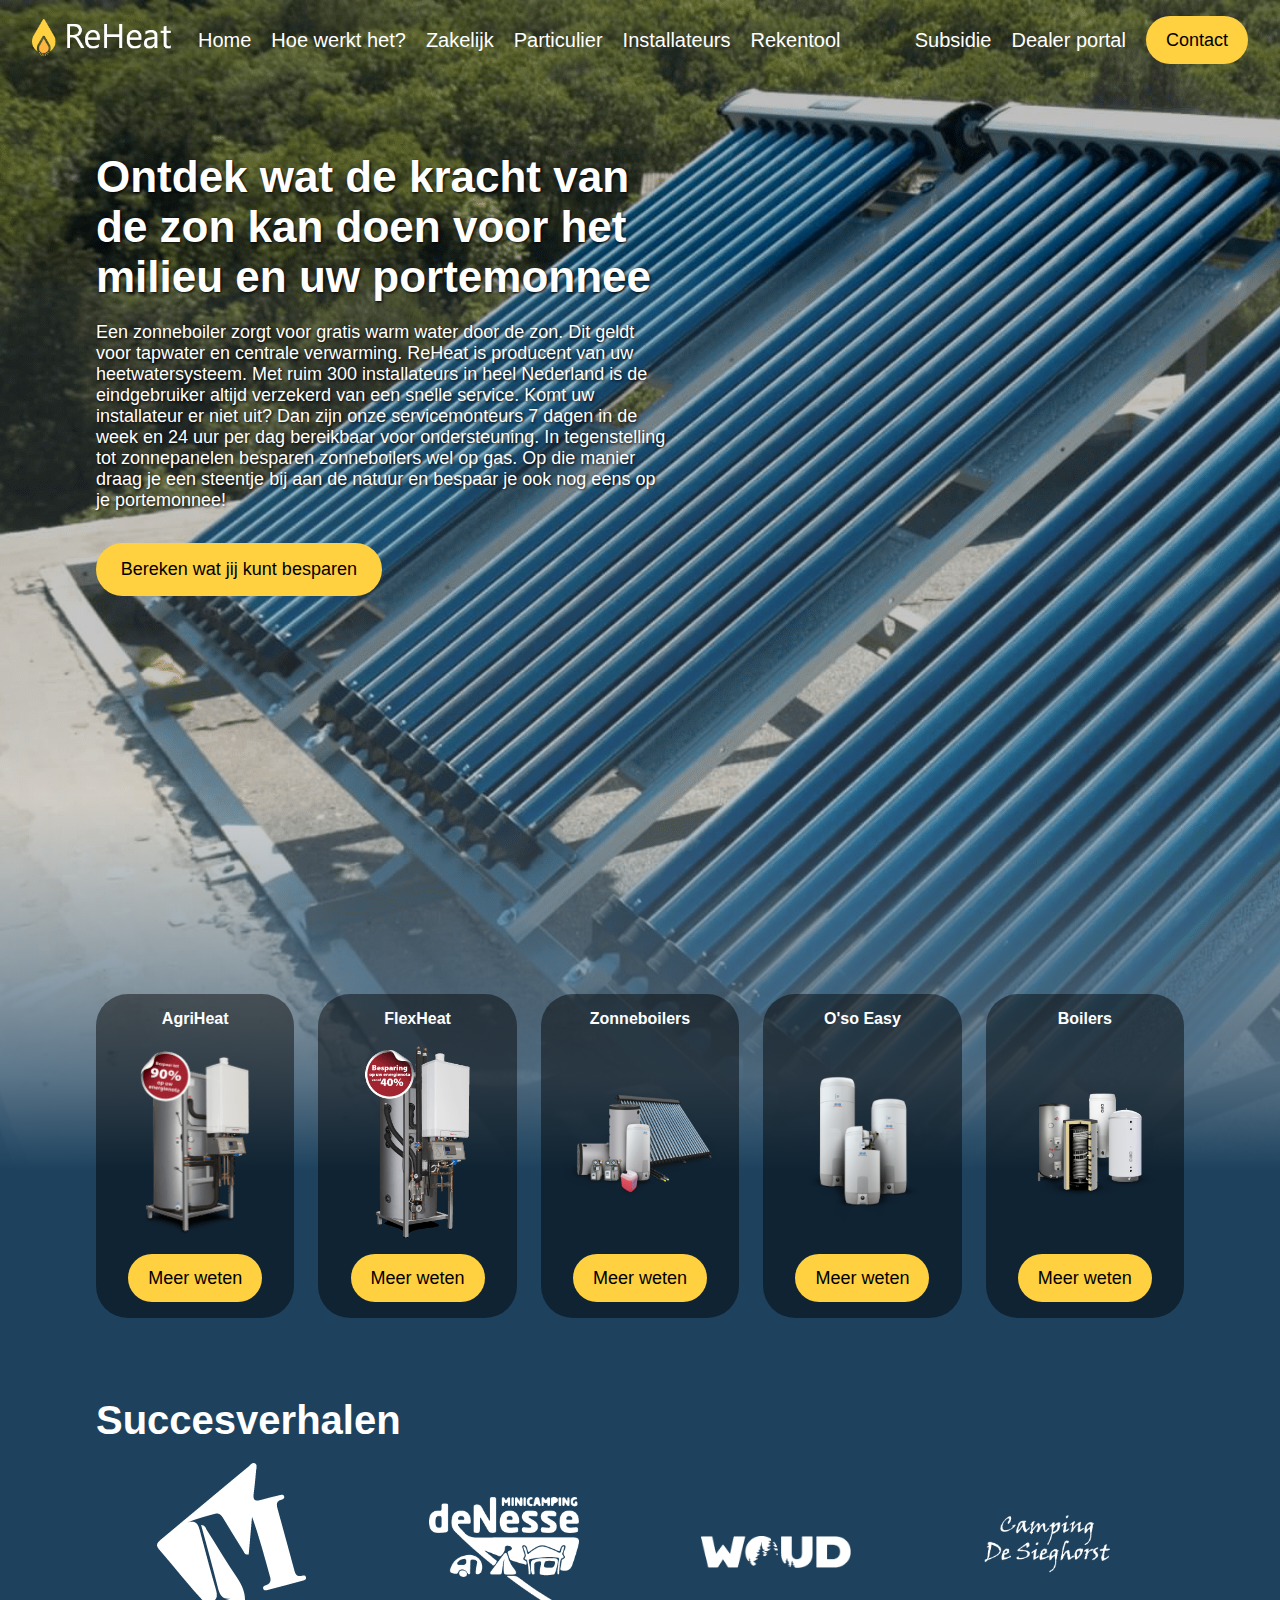
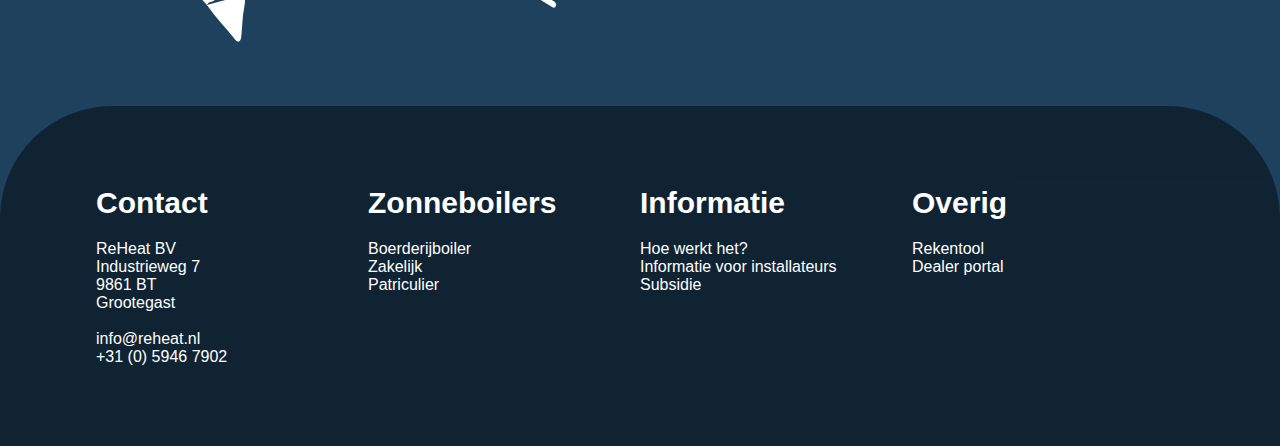
<file: index.html>
<!DOCTYPE html>
<html lang="nl">
<head>
    <meta charset="UTF-8">
    <meta name="viewport" content="width=device-width, initial-scale=1.0">
    <title>Reheat</title>
    <link rel="stylesheet" href="scss/styles.css">
    <link rel="preconnect" href="https://fonts.googleapis.com">
    <link rel="preconnect" href="https://fonts.gstatic.com" crossorigin>
    <link rel="preconnect" href="https://fonts.googleapis.com">
    <link rel="preconnect" href="https://fonts.gstatic.com" crossorigin>
    <link rel="preconnect" href="https://fonts.googleapis.com/css2?family=Montserrat:ital,wght@0,100;0,300;0,400;0,500;0,600;0,700;0,800;1,100;1,300;1,400;1,500;1,600;1,700;1,800&display=swap" rel="stylesheet">
</head>
<body>
    <div class="hero hero--home">
        <div class="container container--hero">
            <div class="hero__text">
                <h1>Ontdek wat de kracht van de zon kan doen voor het milieu en uw portemonnee</h1>
                <p>Een zonneboiler zorgt voor gratis warm water door de zon. Dit geldt voor tapwater en centrale verwarming. ReHeat is producent van uw heetwatersysteem. Met ruim 300 installateurs in heel Nederland is de eindgebruiker altijd verzekerd van een snelle service. Komt uw installateur er niet uit? Dan zijn onze servicemonteurs 7 dagen in de week en 24 uur per dag bereikbaar voor ondersteuning. In tegenstelling tot zonnepanelen besparen zonneboilers wel op gas. Op die manier draag je een steentje bij aan de natuur en bespaar je ook nog eens op je portemonnee!</p>
                <button class="button">
                    <a href="#">
                        Bereken wat jij kunt besparen
                    </a>
                </button>
            </div>
        </div>
    </div>
    <header class="header">
        <div class="header__logo">
            <picture>
                <img src="images/Logo.png" alt="Logo van ReHeat">
            </picture>
        </div>
        <nav class="nav nav--left">
            <ul class="nav__items">
                <li class="nav__item">
                    <a href="index.html">Home</a>
                </li>
                <li class="nav__item">
                    <a href="hoe-het-werkt.html">Hoe werkt het?</a>
                </li>
                <li class="nav__item">
                    <a href="zakelijk.html">Zakelijk</a>
                </li>
                <li class="nav__item">
                    <a href="particulier.html">Particulier</a>
                </li>
                <li class="nav__item">
                    <a href="#">Installateurs</a>
                </li>
                <li class="nav__item">
                    <a href="rekentool.html">Rekentool</a>
                </li>
            </ul>
        </nav>
        <nav class="nav nav--right">
            <ul class="nav__items">
                <li class="nav__item">
                    <a href="subsidie.html">Subsidie</a>
                </li>
                <li class="nav__item">
                    <a href="#">Dealer portal</a>
                </li>
                <li class="nav__item">
                    <button class="button button--small">
                        <a href="contact.html">Contact</a>
                    </button>
                </li>
            </ul>
        </nav>
    </header>
    <div class="options">
        <div class="container">
            <div class="options__cards">
                <div class="options__card">
                    <div class="options__card-heading">
                        AgriHeat
                    </div>
                    <div class="options__card-image">
                        <picture>
                            <img src="images/ReHeat_AgriHeat_Def.png" alt="">
                        </picture>
                    </div>
                    <button class="options__card-button button button--small">
                        <a href="boerderijboilers.html">
                            Meer weten
                        </a>
                    </button>
                </div>
                <div class="options__card">
                    <div class="options__card-heading">
                        FlexHeat
                    </div>
                    <div class="options__card-image">
                        <picture>
                            <img src="images/ReHeat_FlexHeat_Besparing.png" alt="">
                        </picture>
                    </div>
                    <button class="options__card-button button button--small">
                        <a href="boerderijboilers.html">
                            Meer weten
                        </a>
                    </button>
                </div>
                <div class="options__card">
                    <div class="options__card-heading">
                        Zonneboilers
                    </div>
                    <div class="options__card-image">
                        <picture>
                            <img src="images/zonneboiler png.png" alt="">
                        </picture>
                    </div>
                    <button class="options__card-button button button--small">
                        <a href="boerderijboilers.html">
                            Meer weten
                        </a>
                    </button>
                </div>
                <div class="options__card">
                    <div class="options__card-heading">
                        O'so Easy
                    </div>
                    <div class="options__card-image">
                        <picture>
                            <img src="images/OSO-Easy-groep-web png.png" alt="">
                        </picture>
                    </div>
                    <button class="options__card-button button button--small">
                        <a href="boerderijboilers.html">
                            Meer weten
                        </a>
                    </button>
                </div>
                <div class="options__card">
                    <div class="options__card-heading">
                        Boilers
                    </div>
                    <div class="options__card-image">
                        <picture>
                            <img src="images/boilers.png" alt="">
                        </picture>
                    </div>
                    <button class="options__card-button button button--small">
                        <a href="boerderijboilers.html">
                            Meer weten
                        </a>
                    </button>
                </div>
            </div>
        </div>
    </div>
    <div class="stories">
        <div class="container">
            <h2 class="stories__heading">
                Succesverhalen
            </h2>
            <div class="stories__images">
                <div class="stories__image">
                    <picture>
                        <img src="images/M logo.png" alt="">
                    </picture>
                </div>
                <div class="stories__image">
                    <picture>
                        <img src="images/deNesse.png" alt="">
                    </picture>
                </div>
                <div class="stories__image">
                    <picture>
                        <img src="images/Woud.png" alt="">
                    </picture>
                </div>
                <div class="stories__image">
                    <picture>
                        <img src="images/Camping de Sieghorst.png" alt="">
                    </picture>
                </div>
            </div>
        </div>
    </div>
    <footer>
        <div class="container">
            <div class="column">
                <h4>Contact</h4>
                <p> ReHeat BV
                    Industrieweg 7
                    9861 BT 
                    Grootegast
                    <br><br>    
                    info@reheat.nl
                    <br>
                    +31 (0) 5946 7902</p>
            </div>
            <div class="column">
                <h4>Zonneboilers</h4>
                <ul>
                    <li>
                        <a href="#">Boerderijboiler</a>
                    </li>
                    <li>
                        <a href="#">Zakelijk</a>
                    </li>
                    <li>
                        <a href="#">Patriculier</a>
                    </li>
                </ul>
            </div>
            <div class="column">
                <h4>Informatie</h4>
                <ul>
                    <li>
                        <a href="#">Hoe werkt het?</a>
                    </li>
                    <li>
                        <a href="#">Informatie voor installateurs</a>
                    </li>
                    <li>
                        <a href="#">Subsidie</a>
                    </li>
                </ul>
            </div>
            <div class="column">
                <h4>Overig</h4>
                <ul>
                    <li>
                        <a href="#">Rekentool</a>
                    </li>
                    <li>
                        <a href="#">Dealer portal</a>
                    </li>
                </ul>
            </div>
        </div>
    </footer>
</body>
</html>
</file>
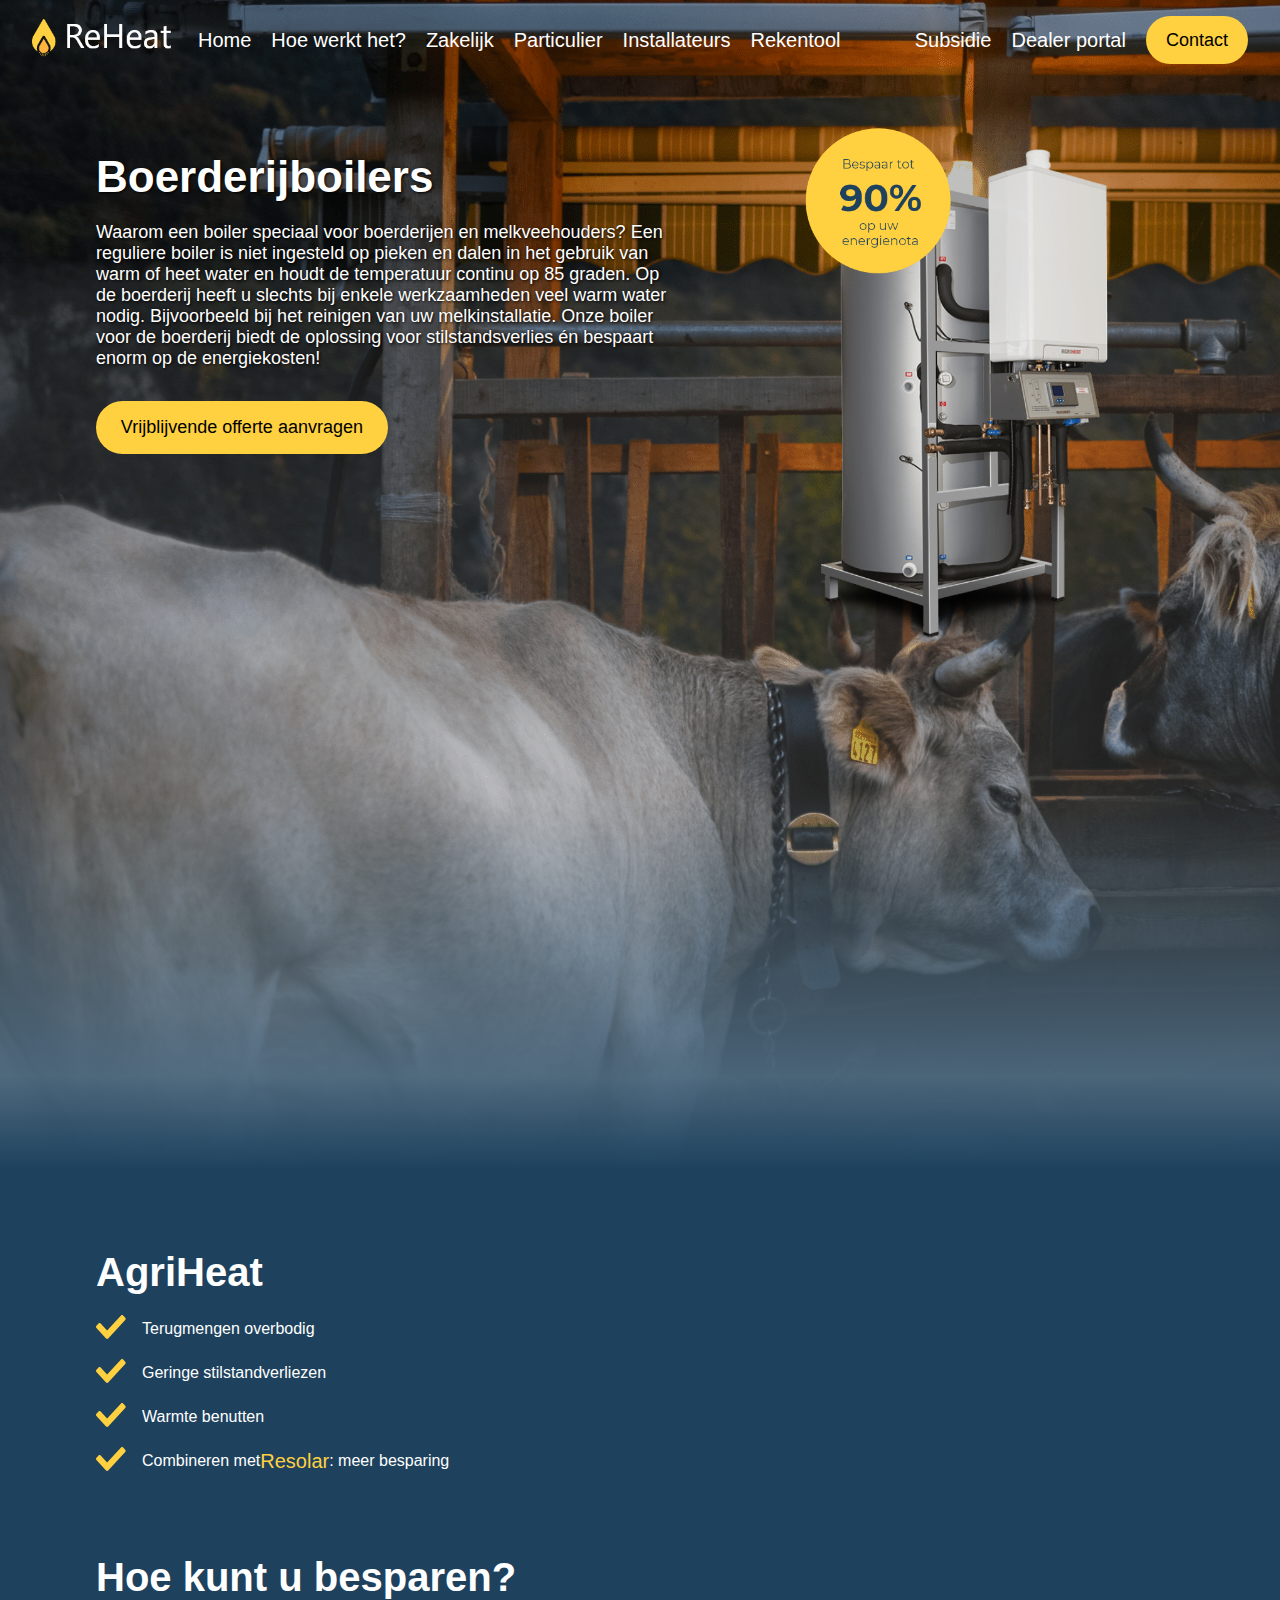
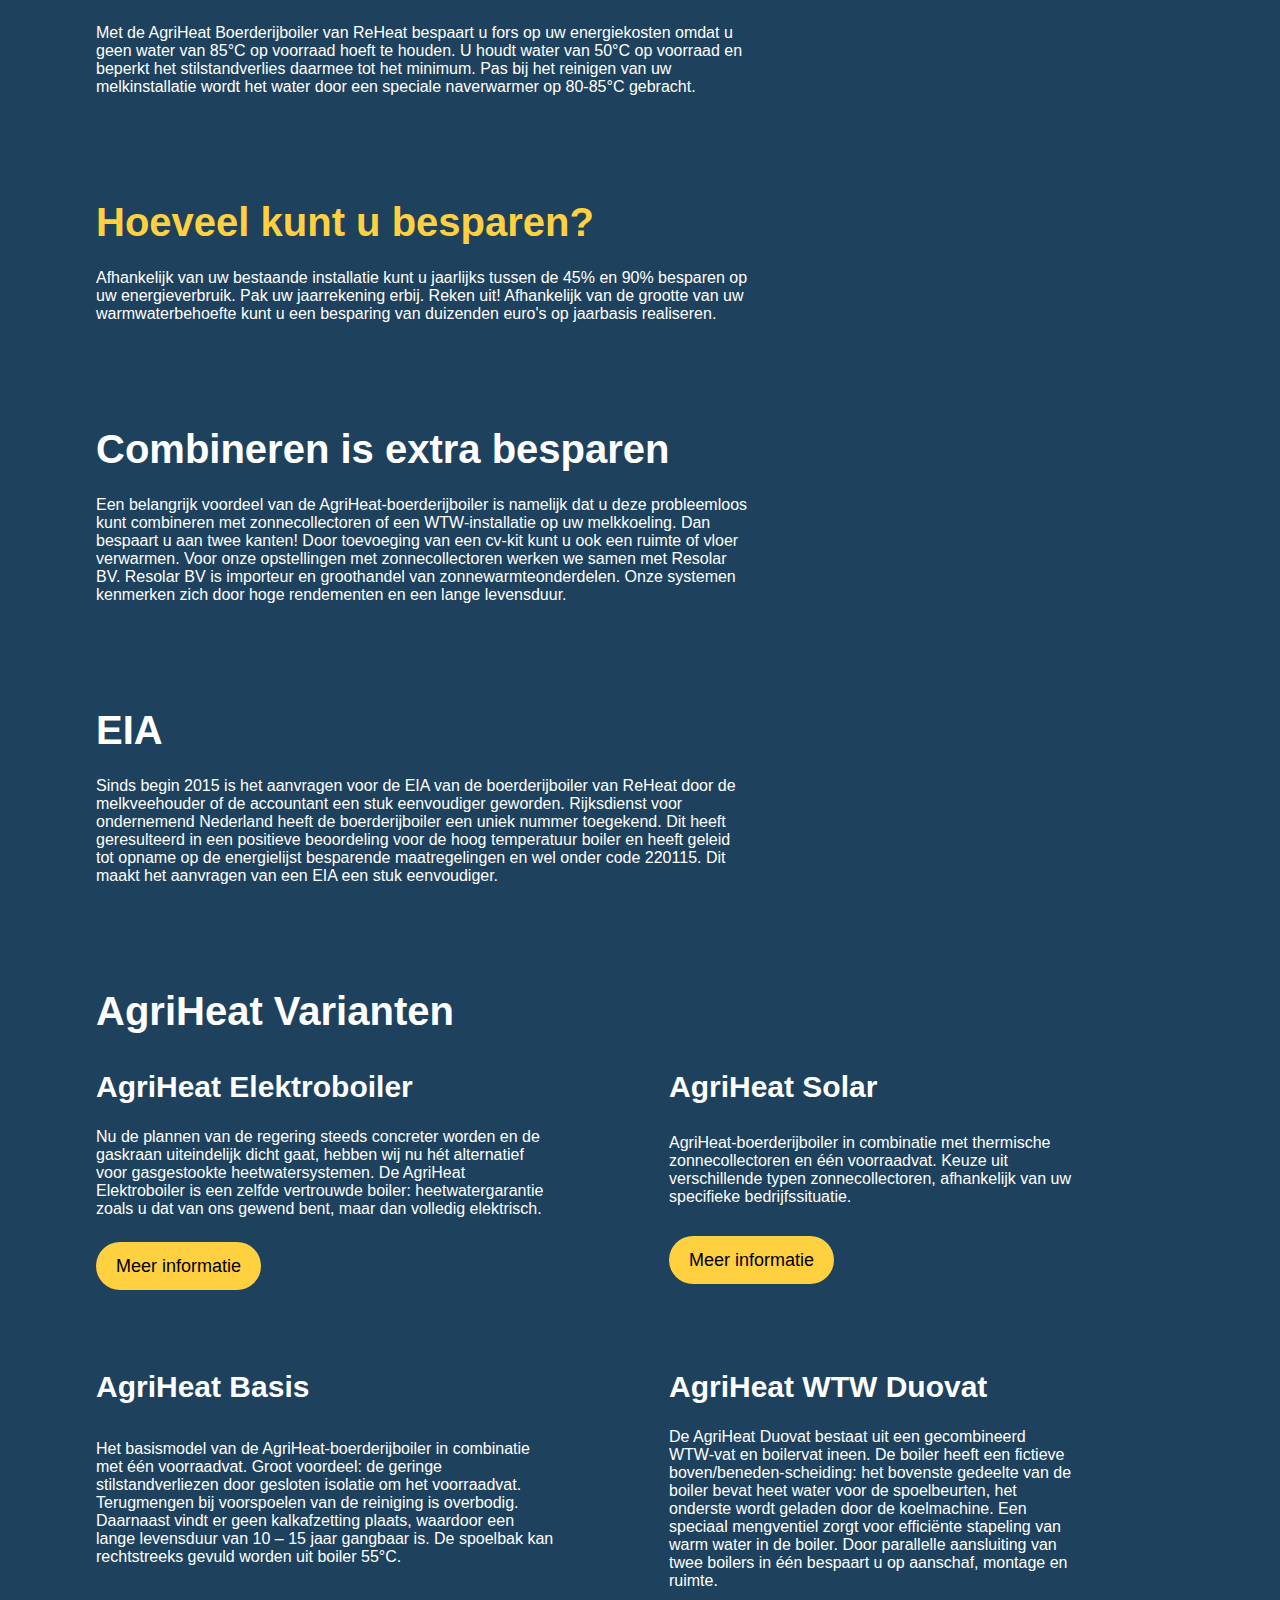
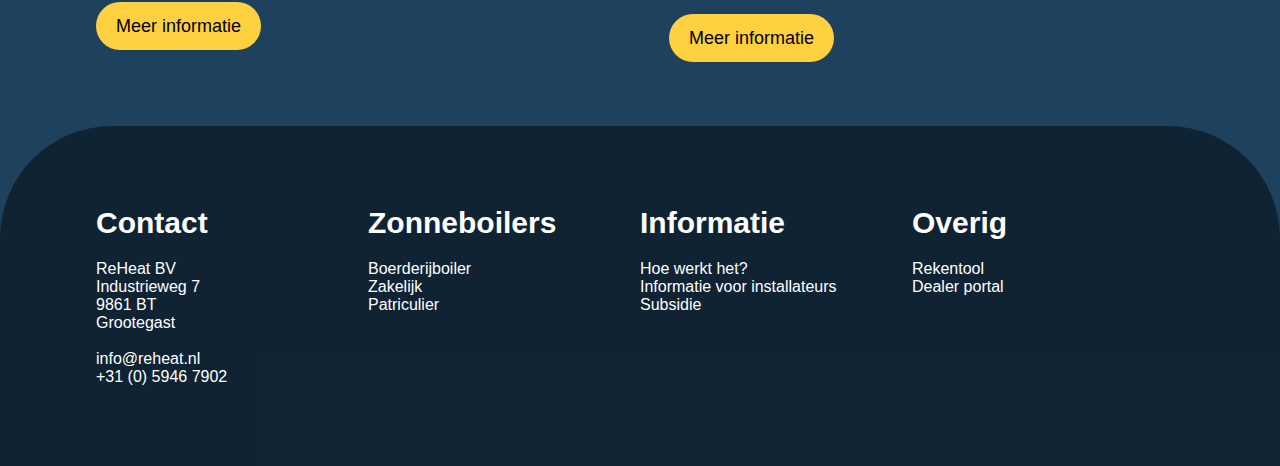
<file: boerderijboilers.html>
<!DOCTYPE html>
<html lang="nl">
<head>
    <meta charset="UTF-8">
    <meta name="viewport" content="width=device-width, initial-scale=1.0">
    <title>Reheat</title>
    <link rel="stylesheet" href="scss/styles.css">
    <link rel="preconnect" href="https://fonts.googleapis.com">
    <link rel="preconnect" href="https://fonts.gstatic.com" crossorigin>
    <link rel="preconnect" href="https://fonts.googleapis.com">
    <link rel="preconnect" href="https://fonts.gstatic.com" crossorigin>
    <link rel="preconnect" href="https://fonts.googleapis.com/css2?family=Montserrat:ital,wght@0,100;0,300;0,400;0,500;0,600;0,700;0,800;1,100;1,300;1,400;1,500;1,600;1,700;1,800&display=swap" rel="stylesheet">
</head>
<body>
    <div class="hero hero--farm">
        <div class="container container--image">
            <div class="hero__text">
                <h1>Boerderijboilers</h1>
                <p>Waarom een boiler speciaal voor boerderijen en melkveehouders? Een reguliere boiler is niet ingesteld op pieken en dalen in het gebruik van warm of heet water en houdt de temperatuur continu op 85 graden. Op de boerderij heeft u slechts bij enkele werkzaamheden veel warm water nodig. Bijvoorbeeld bij het reinigen van uw melkinstallatie. Onze boiler voor de boerderij biedt de oplossing voor stilstandsverlies én bespaart enorm op de energiekosten! </p>
                <button class="button">
                    <a href="#">
                        Vrijblijvende offerte aanvragen
                    </a>
                </button>
            </div>
            <div class="hero__image">
                <picture>
                    <img src="images/Group 26.png" alt="">
                </picture>
            </div>
        </div>
    </div>
    <header class="header">
        <div class="header__logo">
            <picture>
                <img src="images/Logo.png" alt="Afbeelding van het logo van ReHeat">
            </picture>
        </div>
        <nav class="nav nav--left">
            <ul class="nav__items">
                <li class="nav__item">
                    <a href="index.html">Home</a>
                </li>
                <li class="nav__item">
                    <a href="hoe-het-werkt.html">Hoe werkt het?</a>
                </li>
                <li class="nav__item">
                    <a href="zakelijk.html">Zakelijk</a>
                </li>
                <li class="nav__item">
                    <a href="particulier.html">Particulier</a>
                </li>
                <li class="nav__item">
                    <a href="#">Installateurs</a>
                </li>
                <li class="nav__item">
                    <a href="rekentool.html">Rekentool</a>
                </li>
            </ul>
        </nav>
        <nav class="nav nav--right">
            <ul class="nav__items">
                <li class="nav__item">
                    <a href="subsidie.html">Subsidie</a>
                </li>
                <li class="nav__item">
                    <a href="#">Dealer portal</a>
                </li>
                <li class="nav__item">
                    <button class="button button--small">
                        <a href="contact.html">Contact</a>
                    </button>
                </li>
            </ul>
        </nav>
    </header>
    <div class="checklist">
        <div class="container container--checklist">
            <h2 class="checklist__heading">
                AgriHeat
            </h2>
            <ul class="checklist_items">
                <li class="checklist__item li--vertical">
                    Terugmengen overbodig
                </li>
                <li class="checklist__item li--vertical">
                    Geringe stilstandverliezen
                </li>
                <li class="checklist__item li--vertical">
                    Warmte benutten
                </li>
                <li class="checklist__item li--vertical">
                    Combineren met <span><a href="">Resolar</a></span>: meer besparing
                </li>
            </ul>
        </div>
    <section>
        <div class="container container--section">
            <h2>Hoe kunt u besparen?</h2>
            <p>Met de AgriHeat Boerderijboiler van ReHeat bespaart u fors op uw energiekosten omdat u geen water van 85°C op voorraad hoeft te houden. U houdt water van 50°C op voorraad en beperkt het stilstandverlies daarmee tot het minimum. Pas bij het reinigen van uw melkinstallatie wordt het water door een speciale naverwarmer op 80-85°C gebracht.  </p>
        </div>
    </section>
    <section>
        <div class="container container--section">
            <h2 style="color: #FFD03F;">Hoeveel kunt u besparen?</h2>
            <p>Afhankelijk van uw bestaande installatie kunt u jaarlijks tussen de 45% en 90% besparen op uw energieverbruik. Pak uw jaarrekening erbij. Reken uit! Afhankelijk van de grootte van uw warmwaterbehoefte kunt u een besparing van duizenden euro's op jaarbasis realiseren.</p>
        </div>
    </section>
    <section>
        <div class="container container--section">
            <h2>Combineren is extra besparen</h2>
            <p>Een belangrijk voordeel van de AgriHeat-boerderijboiler is namelijk dat u deze probleemloos kunt combineren met zonnecollectoren of een WTW-installatie op uw melkkoeling. Dan bespaart u aan twee kanten! Door toevoeging van een cv-kit kunt u ook een ruimte of vloer verwarmen. Voor onze opstellingen met zonnecollectoren werken we samen met Resolar BV. Resolar BV is importeur en groothandel van zonnewarmteonderdelen. Onze systemen kenmerken zich door hoge rendementen en een lange levensduur.</p>
        </div>
    </section>
    <section>
        <div class="container container--section">
            <h2>EIA</h2>
            <p>Sinds begin 2015 is het aanvragen voor de EIA van de boerderijboiler van ReHeat door de melkveehouder of de accountant een stuk eenvoudiger geworden. Rijksdienst voor ondernemend Nederland heeft de boerderijboiler een uniek nummer toegekend. Dit heeft geresulteerd in een positieve beoordeling  voor de hoog temperatuur boiler en heeft geleid tot opname op de energielijst besparende maatregelingen en wel onder code 220115. Dit maakt het aanvragen van een EIA een stuk eenvoudiger.</p>
        </div>
    </section>
    <div class="variants">
        <div class="container">
            <h2 class="variants__heading">
                AgriHeat Varianten
            </h2>
            <div class="variants__grid">
                <div class="variants__column">
                    <h6 class="variants__column-heading">
                        AgriHeat Elektroboiler
                    </h6>
                    <p class="variants__column-text">
                        Nu de plannen van de regering steeds concreter worden en de gaskraan uiteindelijk dicht gaat, hebben wij nu hét alternatief voor gasgestookte heetwatersystemen. De AgriHeat Elektroboiler is een zelfde vertrouwde boiler: heetwatergarantie zoals u dat van ons gewend bent, maar dan volledig elektrisch.
                    </p>
                    <button class="button button--small">
                        <a href="#">
                            Meer informatie
                        </a>
                    </button>
                </div>
                <div class="variants__column">
                    <h6 class="variants__column-heading">
                        AgriHeat Solar
                    </h6>
                    <p class="variants__column-text">
                        AgriHeat-boerderijboiler in combinatie met thermische zonnecollectoren en één voorraadvat. Keuze uit verschillende typen zonnecollectoren, afhankelijk van uw specifieke bedrijfssituatie.
                    </p>
                    <button class="button button--small">
                        <a href="#">
                            Meer informatie
                        </a>
                    </button>
                </div>
                <div class="variants__column">
                    <h6 class="variants__column-heading">
                        AgriHeat Basis
                    </h6>
                    <p class="variants__column-text">
                        Het basismodel van de AgriHeat-boerderijboiler in combinatie met één voorraadvat. Groot voordeel: de geringe stilstandverliezen door gesloten isolatie om het voorraadvat. Terugmengen bij voorspoelen van de reiniging is overbodig. Daarnaast vindt er geen kalkafzetting plaats, waardoor een lange levensduur van 10 – 15 jaar gangbaar is. De spoelbak kan rechtstreeks gevuld worden uit boiler 55°C.
                    </p>
                    <button class="button button--small">
                        <a href="#">
                            Meer informatie
                        </a>
                    </button>
                </div>
                <div class="variants__column">
                    <h6 class="variants__column-heading">
                        AgriHeat WTW Duovat
                    </h6>
                    <p class="variants__column-text">
                        De AgriHeat Duovat bestaat uit een gecombineerd WTW-vat en boilervat ineen. De boiler heeft een fictieve boven/beneden-scheiding: het bovenste gedeelte van de boiler bevat heet water voor de spoelbeurten, het onderste wordt geladen door de koelmachine. Een speciaal mengventiel zorgt voor efficiënte stapeling van warm water in de boiler. Door parallelle aansluiting van twee boilers in één bespaart u op aanschaf, montage en ruimte.
                    </p>
                    <button class="button button--small">
                        <a href="#">
                            Meer informatie
                        </a>
                    </button>
                </div>
            </div>
        </div>
    </div>
    <footer>
        <div class="container">
            <div class="column">
                <h4>Contact</h4>
                <p> ReHeat BV
                    Industrieweg 7
                    9861 BT 
                    Grootegast
                    <br><br>    
                    info@reheat.nl
                    <br>
                    +31 (0) 5946 7902</p>
            </div>
            <div class="column">
                <h4>Zonneboilers</h4>
                <ul>
                    <li>
                        <a href="#">Boerderijboiler</a>
                    </li>
                    <li>
                        <a href="#">Zakelijk</a>
                    </li>
                    <li>
                        <a href="#">Patriculier</a>
                    </li>
                </ul>
            </div>
            <div class="column">
                <h4>Informatie</h4>
                <ul>
                    <li>
                        <a href="#">Hoe werkt het?</a>
                    </li>
                    <li>
                        <a href="#">Informatie voor installateurs</a>
                    </li>
                    <li>
                        <a href="#">Subsidie</a>
                    </li>
                </ul>
            </div>
            <div class="column">
                <h4>Overig</h4>
                <ul>
                    <li>
                        <a href="#">Rekentool</a>
                    </li>
                    <li>
                        <a href="#">Dealer portal</a>
                    </li>
                </ul>
            </div>
        </div>
    </footer>
</body>
</html>
</file>
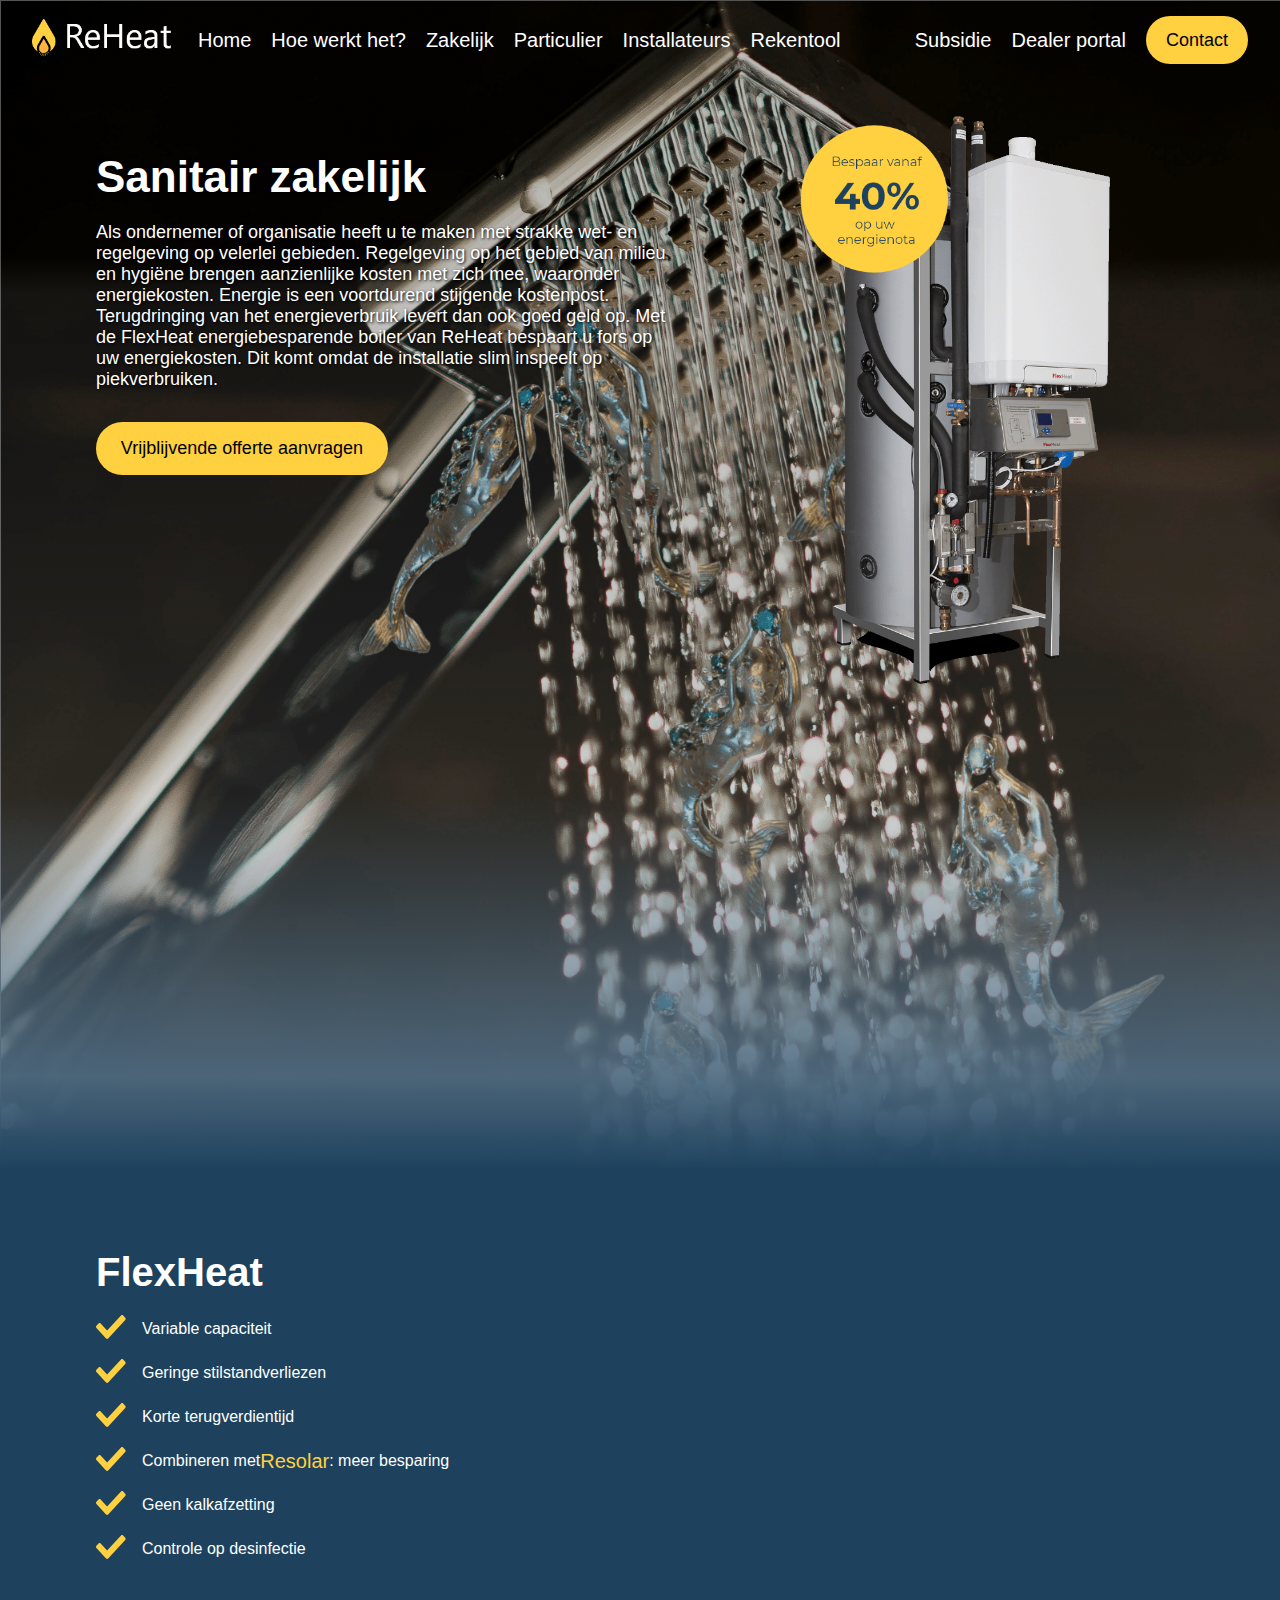
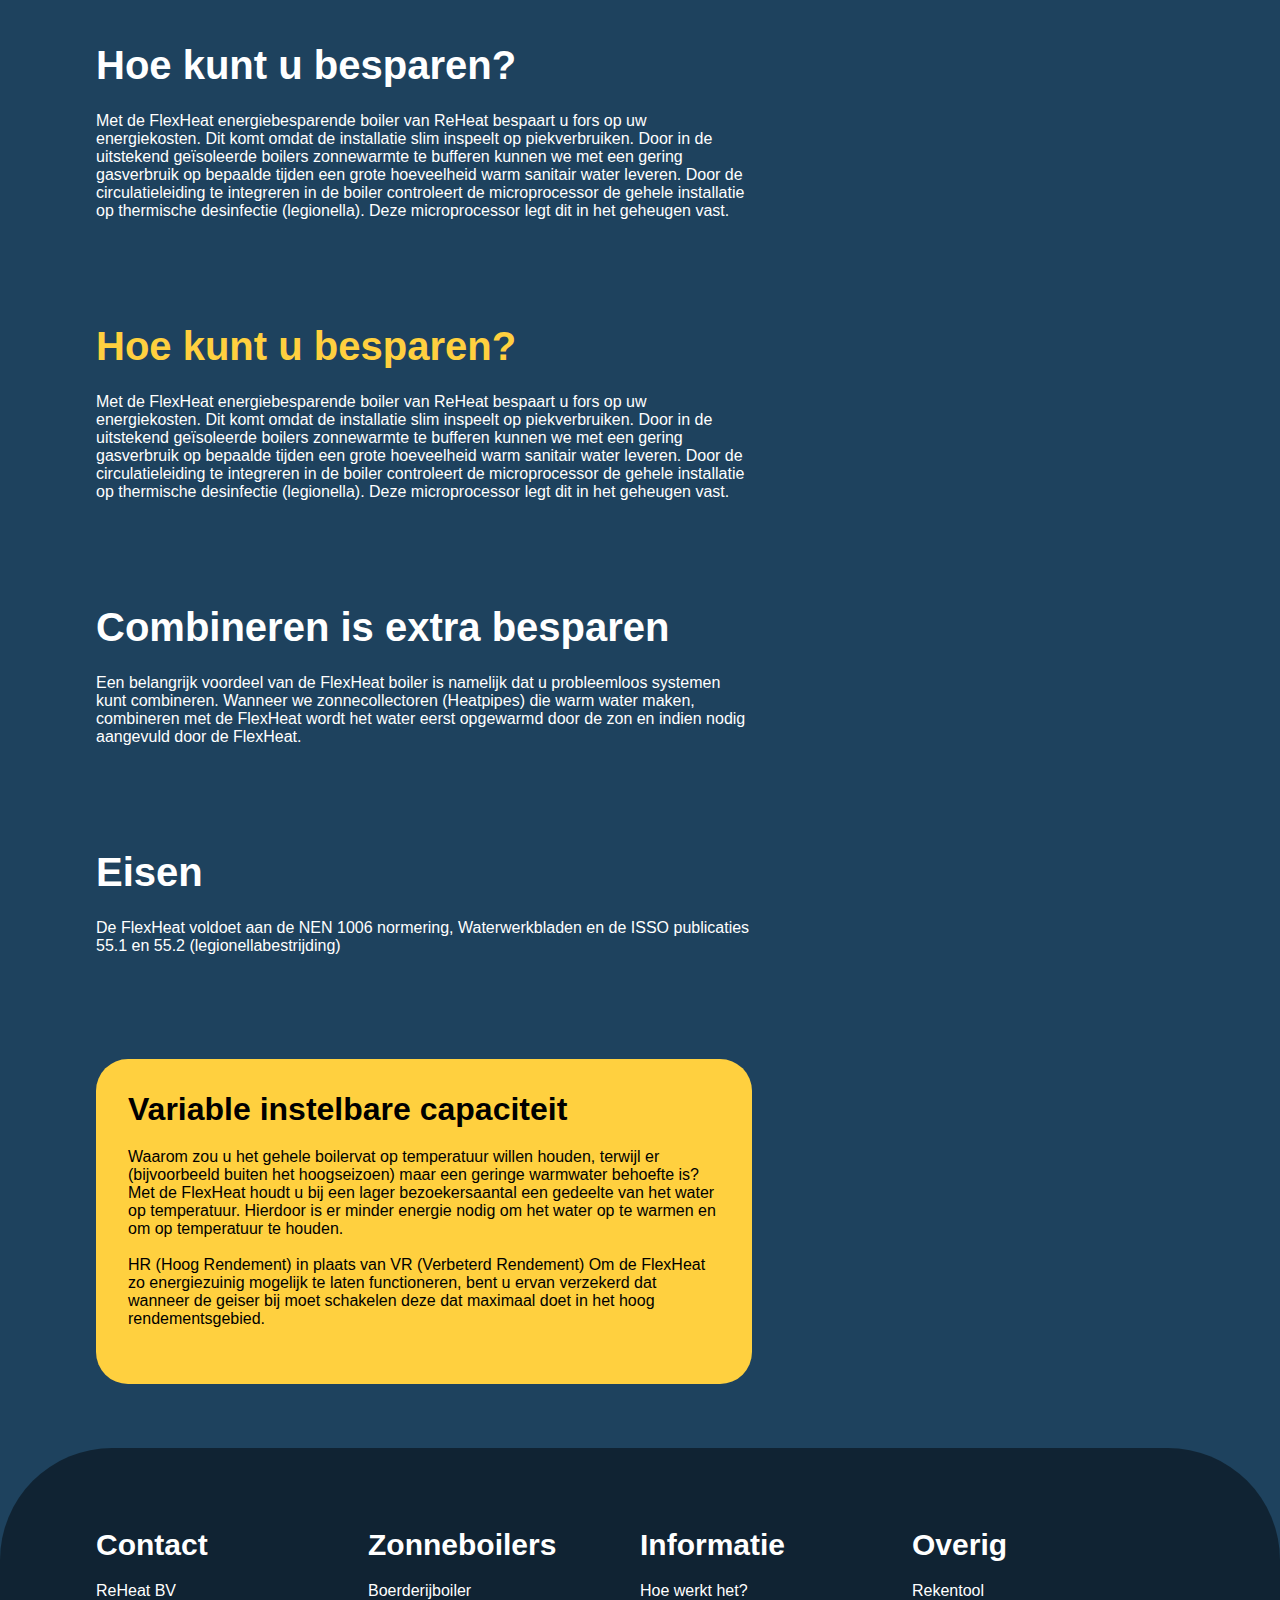
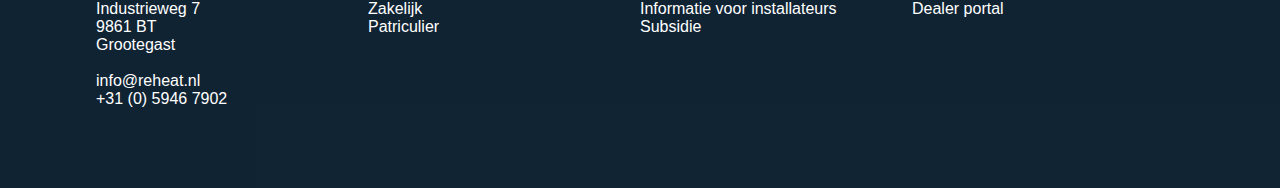
<file: business.html>
<!DOCTYPE html>
<html lang="nl">
<head>
    <meta charset="UTF-8">
    <meta name="viewport" content="width=device-width, initial-scale=1.0">
    <title>Reheat</title>
    <link rel="stylesheet" href="scss/styles.css">
    <link rel="preconnect" href="https://fonts.googleapis.com">
    <link rel="preconnect" href="https://fonts.gstatic.com" crossorigin>
    <link rel="preconnect" href="https://fonts.googleapis.com">
    <link rel="preconnect" href="https://fonts.gstatic.com" crossorigin>
    <link rel="preconnect" href="https://fonts.googleapis.com/css2?family=Montserrat:ital,wght@0,100;0,300;0,400;0,500;0,600;0,700;0,800;1,100;1,300;1,400;1,500;1,600;1,700;1,800&display=swap" rel="stylesheet">
</head>
<body>
    <div class="hero hero--business">
        <div class="container container--image">
            <div class="hero__text">
                <h1>Sanitair zakelijk</h1>
                <p>Als ondernemer of organisatie heeft u te maken met strakke wet- en regelgeving op velerlei gebieden. Regelgeving op het gebied van milieu en hygiëne brengen aanzienlijke kosten met zich mee, waaronder energiekosten. Energie is een voortdurend stijgende kostenpost. Terugdringing van het energieverbruik levert dan ook goed geld op. Met de FlexHeat energiebesparende boiler van ReHeat bespaart u fors op uw energiekosten. Dit komt omdat de installatie slim inspeelt op piekverbruiken. </p>
                <button class="button">
                    <a href="#">
                        Vrijblijvende offerte aanvragen
                    </a>
                </button>
            </div>
            <div class="hero__image">
                <picture>
                    <img src="images/Group 25.png" alt="">
                </picture>
            </div>
        </div>
    </div>
    <header class="header">
        <div class="header__logo">
            <picture>
                <img src="images/Logo.png" alt="">
            </picture>
        </div>
        <nav class="nav nav--left">
            <ul class="nav__items">
                <li class="nav__item">
                    <a href="#">Home</a>
                </li>
                <li class="nav__item">
                    <a href="#">Hoe werkt het?</a>
                </li>
                <li class="nav__item">
                    <a href="#">Zakelijk</a>
                </li>
                <li class="nav__item">
                    <a href="#">Particulier</a>
                </li>
                <li class="nav__item">
                    <a href="#">Installateurs</a>
                </li>
                <li class="nav__item">
                    <a href="#">Rekentool</a>
                </li>
            </ul>
        </nav>
        <nav class="nav nav--right">
            <ul class="nav__items">
                <li class="nav__item">
                    <a href="#">Subsidie</a>
                </li>
                <li class="nav__item">
                    <a href="#">Dealer portal</a>
                </li>
                <li class="nav__item">
                    <button class="button button--small">
                        <a href="#">Contact</a>
                    </button>
                </li>
            </ul>
        </nav>
    </header>
    <div class="checklist">
        <div class="container container--checklist">
            <h2 class="checklist__heading">
                FlexHeat
            </h2>
            <ul class="checklist_items">
                <li class="checklist__item li--vertical">
                    Variable capaciteit
                </li>
                <li class="checklist__item li--vertical">
                    Geringe stilstandverliezen
                </li>
                <li class="checklist__item li--vertical">
                    Korte terugverdientijd
                </li>
                <li class="checklist__item li--vertical">
                    Combineren met <span><a href="">Resolar</a></span>: meer besparing
                </li>
                <li class="checklist__item li--vertical">
                    Geen kalkafzetting
                </li>
                <li class="checklist__item li--vertical">
                    Controle op desinfectie
                </li>
            </ul>
        </div>
    <section>
        <div class="container container--section">
            <h2>Hoe kunt u besparen?</h2>
            <p>Met de FlexHeat energiebesparende boiler van ReHeat bespaart u fors op uw energiekosten. Dit komt omdat de installatie slim inspeelt op piekverbruiken. Door in de uitstekend geïsoleerde boilers zonnewarmte te bufferen kunnen we met een gering gasverbruik op bepaalde tijden een grote hoeveelheid warm sanitair water leveren. Door de circulatieleiding te integreren in de boiler controleert de microprocessor de gehele installatie op thermische desinfectie (legionella). Deze microprocessor legt dit in het geheugen vast.</p>
        </div>
    </section>
    <section>
        <div class="container container--section">
            <h2 style="color: #FFD03F;">Hoe kunt u besparen?</h2>
            <p>Met de FlexHeat energiebesparende boiler van ReHeat bespaart u fors op uw energiekosten. Dit komt omdat de installatie slim inspeelt op piekverbruiken. Door in de uitstekend geïsoleerde boilers zonnewarmte te bufferen kunnen we met een gering gasverbruik op bepaalde tijden een grote hoeveelheid warm sanitair water leveren. Door de circulatieleiding te integreren in de boiler controleert de microprocessor de gehele installatie op thermische desinfectie (legionella). Deze microprocessor legt dit in het geheugen vast.</p>
        </div>
    </section>
    <section>
        <div class="container container--section">
            <h2>Combineren is extra besparen</h2>
            <p>Een belangrijk voordeel van de FlexHeat boiler is namelijk dat u probleemloos systemen kunt combineren. Wanneer we zonnecollectoren (Heatpipes) die warm water maken, combineren met de FlexHeat wordt het water eerst opgewarmd door de zon en indien nodig aangevuld door de FlexHeat.</p>
        </div>
    </section>
    <section>
        <div class="container container--section">
            <h2>Eisen</h2>
            <p>De FlexHeat voldoet aan de NEN 1006 normering, Waterwerkbladen en de ISSO publicaties 55.1 en 55.2 (legionellabestrijding)</p>
        </div>
    </section>
    <section>
        <div class="container container--section">
            <div class="textblock">
                <h3>Variable instelbare capaciteit</h3>
                <p>Waarom zou u het gehele boilervat op temperatuur willen houden, terwijl er (bijvoorbeeld buiten het hoogseizoen) maar een geringe warmwater behoefte is? Met de FlexHeat houdt u bij een lager bezoekersaantal een gedeelte van het water op temperatuur. Hierdoor is er minder energie nodig om het water op te warmen en om op temperatuur te houden.
                <br><br>
                HR (Hoog Rendement) in plaats van VR (Verbeterd Rendement) Om de FlexHeat zo energiezuinig mogelijk te laten functioneren, bent u ervan verzekerd dat wanneer de geiser bij moet schakelen deze dat maximaal doet in het hoog rendementsgebied.</p>
            </div>
        </div>
    </section>
    <footer>
        <div class="container">
            <div class="column">
                <h4>Contact</h4>
                <p> ReHeat BV
                    Industrieweg 7
                    9861 BT 
                    Grootegast
                    <br><br>    
                    info@reheat.nl
                    <br>
                    +31 (0) 5946 7902</p>
            </div>
            <div class="column">
                <h4>Zonneboilers</h4>
                <ul>
                    <li>
                        <a href="#">Boerderijboiler</a>
                    </li>
                    <li>
                        <a href="#">Zakelijk</a>
                    </li>
                    <li>
                        <a href="#">Patriculier</a>
                    </li>
                </ul>
            </div>
            <div class="column">
                <h4>Informatie</h4>
                <ul>
                    <li>
                        <a href="#">Hoe werkt het?</a>
                    </li>
                    <li>
                        <a href="#">Informatie voor installateurs</a>
                    </li>
                    <li>
                        <a href="#">Subsidie</a>
                    </li>
                </ul>
            </div>
            <div class="column">
                <h4>Overig</h4>
                <ul>
                    <li>
                        <a href="#">Rekentool</a>
                    </li>
                    <li>
                        <a href="#">Dealer portal</a>
                    </li>
                </ul>
            </div>
        </div>
    </footer>
</body>
</html>
</file>
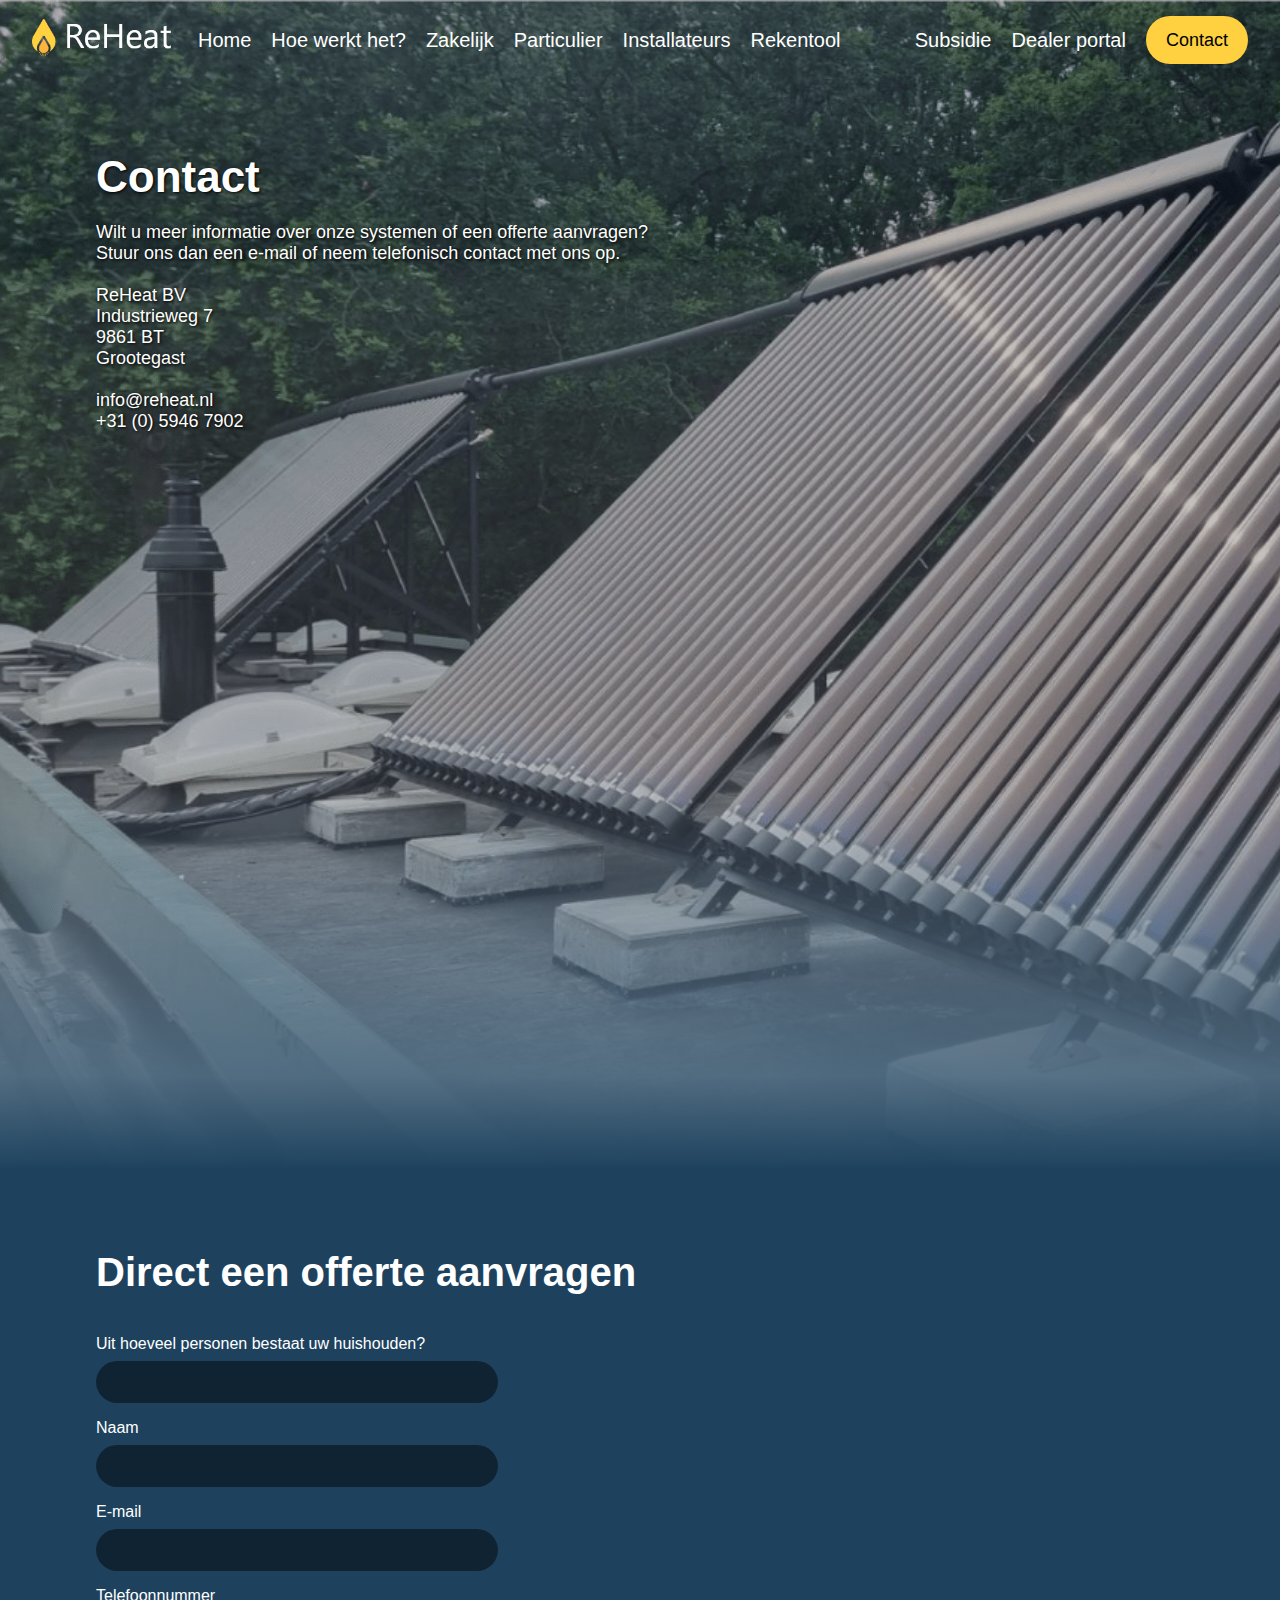
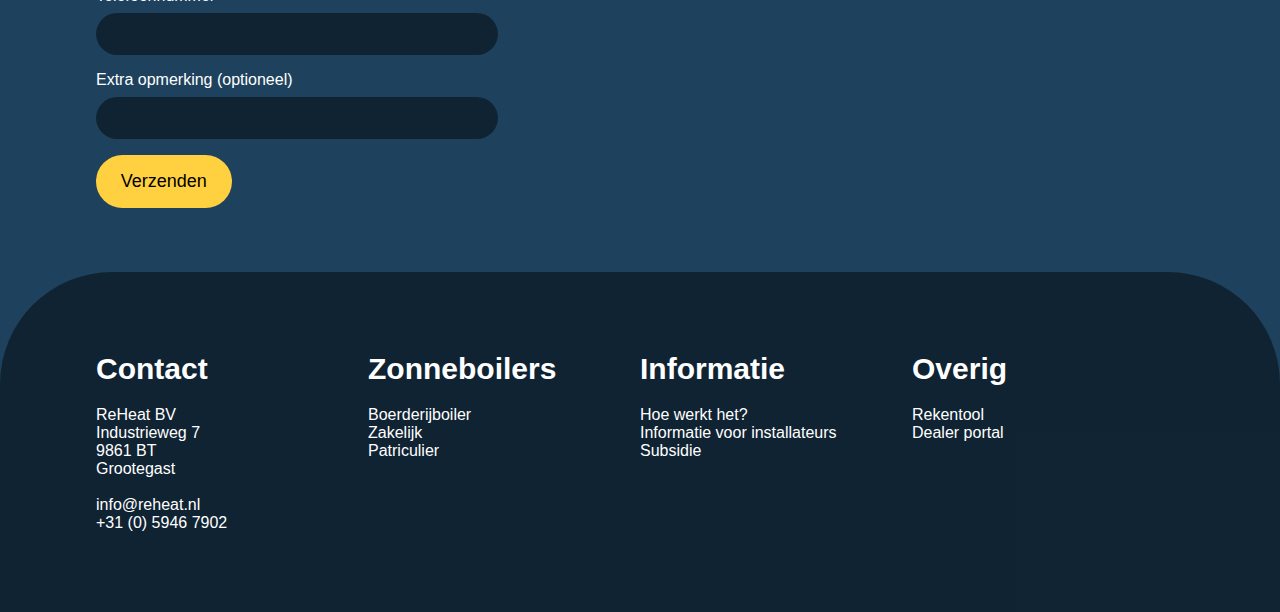
<file: contact.html>
<!DOCTYPE html>
<html lang="nl">
<head>
    <meta charset="UTF-8">
    <meta name="viewport" content="width=device-width, initial-scale=1.0">
    <title>Reheat</title>
    <link rel="stylesheet" href="scss/styles.css">
    <link rel="preconnect" href="https://fonts.googleapis.com">
    <link rel="preconnect" href="https://fonts.gstatic.com" crossorigin>
    <link rel="preconnect" href="https://fonts.googleapis.com">
    <link rel="preconnect" href="https://fonts.gstatic.com" crossorigin>
    <link rel="preconnect" href="https://fonts.googleapis.com/css2?family=Montserrat:ital,wght@0,100;0,300;0,400;0,500;0,600;0,700;0,800;1,100;1,300;1,400;1,500;1,600;1,700;1,800&display=swap" rel="stylesheet">
</head>
<body>
    <div class="hero hero--contact">
        <div class="container container--hero">
            <div class="hero__text">
                <h1>Contact</h1>
                <p>Wilt u meer informatie over onze systemen of een offerte aanvragen? Stuur ons dan een e-mail of neem telefonisch contact met ons op.
                    <br><br>
                    ReHeat BV
                    <br>
                    Industrieweg 7
                    <br>
                    9861 BT 
                    <br>
                    Grootegast
                    <br><br>
                    info@reheat.nl
                    <br>
                    +31 (0) 5946 7902</p>
            </div>
        </div>
    </div>    <header class="header">
        <div class="header__logo">
            <picture>
                <img src="images/Logo.png" alt="">
            </picture>
        </div>
        <nav class="nav nav--left">
            <ul class="nav__items">
                <li class="nav__item">
                    <a href="index.html">Home</a>
                </li>
                <li class="nav__item">
                    <a href="hoe-het-werkt.html">Hoe werkt het?</a>
                </li>
                <li class="nav__item">
                    <a href="zakelijk.html">Zakelijk</a>
                </li>
                <li class="nav__item">
                    <a href="particulier.html">Particulier</a>
                </li>
                <li class="nav__item">
                    <a href="#">Installateurs</a>
                </li>
                <li class="nav__item">
                    <a href="rekentool.html">Rekentool</a>
                </li>
            </ul>
        </nav>
        <nav class="nav nav--right">
            <ul class="nav__items">
                <li class="nav__item">
                    <a href="subsidie.html">Subsidie</a>
                </li>
                <li class="nav__item">
                    <a href="#">Dealer portal</a>
                </li>
                <li class="nav__item">
                    <button class="button button--small">
                        <a href="contact.html">Contact</a>
                    </button>
                </li>
            </ul>
        </nav>
    </header>
    <section>
        <div class="container">
            <h2 class="form__heading">
                Direct een offerte aanvragen
            </h2>
            <div class="form">
                <div class="form__item">
                    <label for="persons">
                        Uit hoeveel personen bestaat uw huishouden?
                    </label>
                    <input type="text" name="first-name">
                </div>
                <div class="form__item">
                    <label for="name">
                         Naam
                    </label>
                    <input type="text" name="first-name">
                </div>
                <div class="form__item">
                    <label for="email">
                         E-mail
                    </label>
                    <input type="text" name="first-name">
                </div>
                <div class="form__item">
                    <label for="number">
                        Telefoonnummer
                    </label>
                    <input type="text" name="first-name">
                </div>
                <div class="form__item">
                    <label for="text">
                        Extra opmerking (optioneel)
                    </label>
                    <input type="text" name="first-name">
                </div>
                <button class="button">
                    <a href="#">
                        Verzenden
                    </a>
                </button>
            </div>
        </div>
    </section>
    <footer>
        <div class="container">
            <div class="column">
                <h4>Contact</h4>
                <p> ReHeat BV
                    Industrieweg 7
                    9861 BT 
                    Grootegast
                    <br><br>    
                    info@reheat.nl
                    <br>
                    +31 (0) 5946 7902</p>
            </div>
            <div class="column">
                <h4>Zonneboilers</h4>
                <ul>
                    <li>
                        <a href="#">Boerderijboiler</a>
                    </li>
                    <li>
                        <a href="#">Zakelijk</a>
                    </li>
                    <li>
                        <a href="#">Patriculier</a>
                    </li>
                </ul>
            </div>
            <div class="column">
                <h4>Informatie</h4>
                <ul>
                    <li>
                        <a href="#">Hoe werkt het?</a>
                    </li>
                    <li>
                        <a href="#">Informatie voor installateurs</a>
                    </li>
                    <li>
                        <a href="#">Subsidie</a>
                    </li>
                </ul>
            </div>
            <div class="column">
                <h4>Overig</h4>
                <ul>
                    <li>
                        <a href="#">Rekentool</a>
                    </li>
                    <li>
                        <a href="#">Dealer portal</a>
                    </li>
                </ul>
            </div>
        </div>
    </footer>
</body>
</html>
</file>
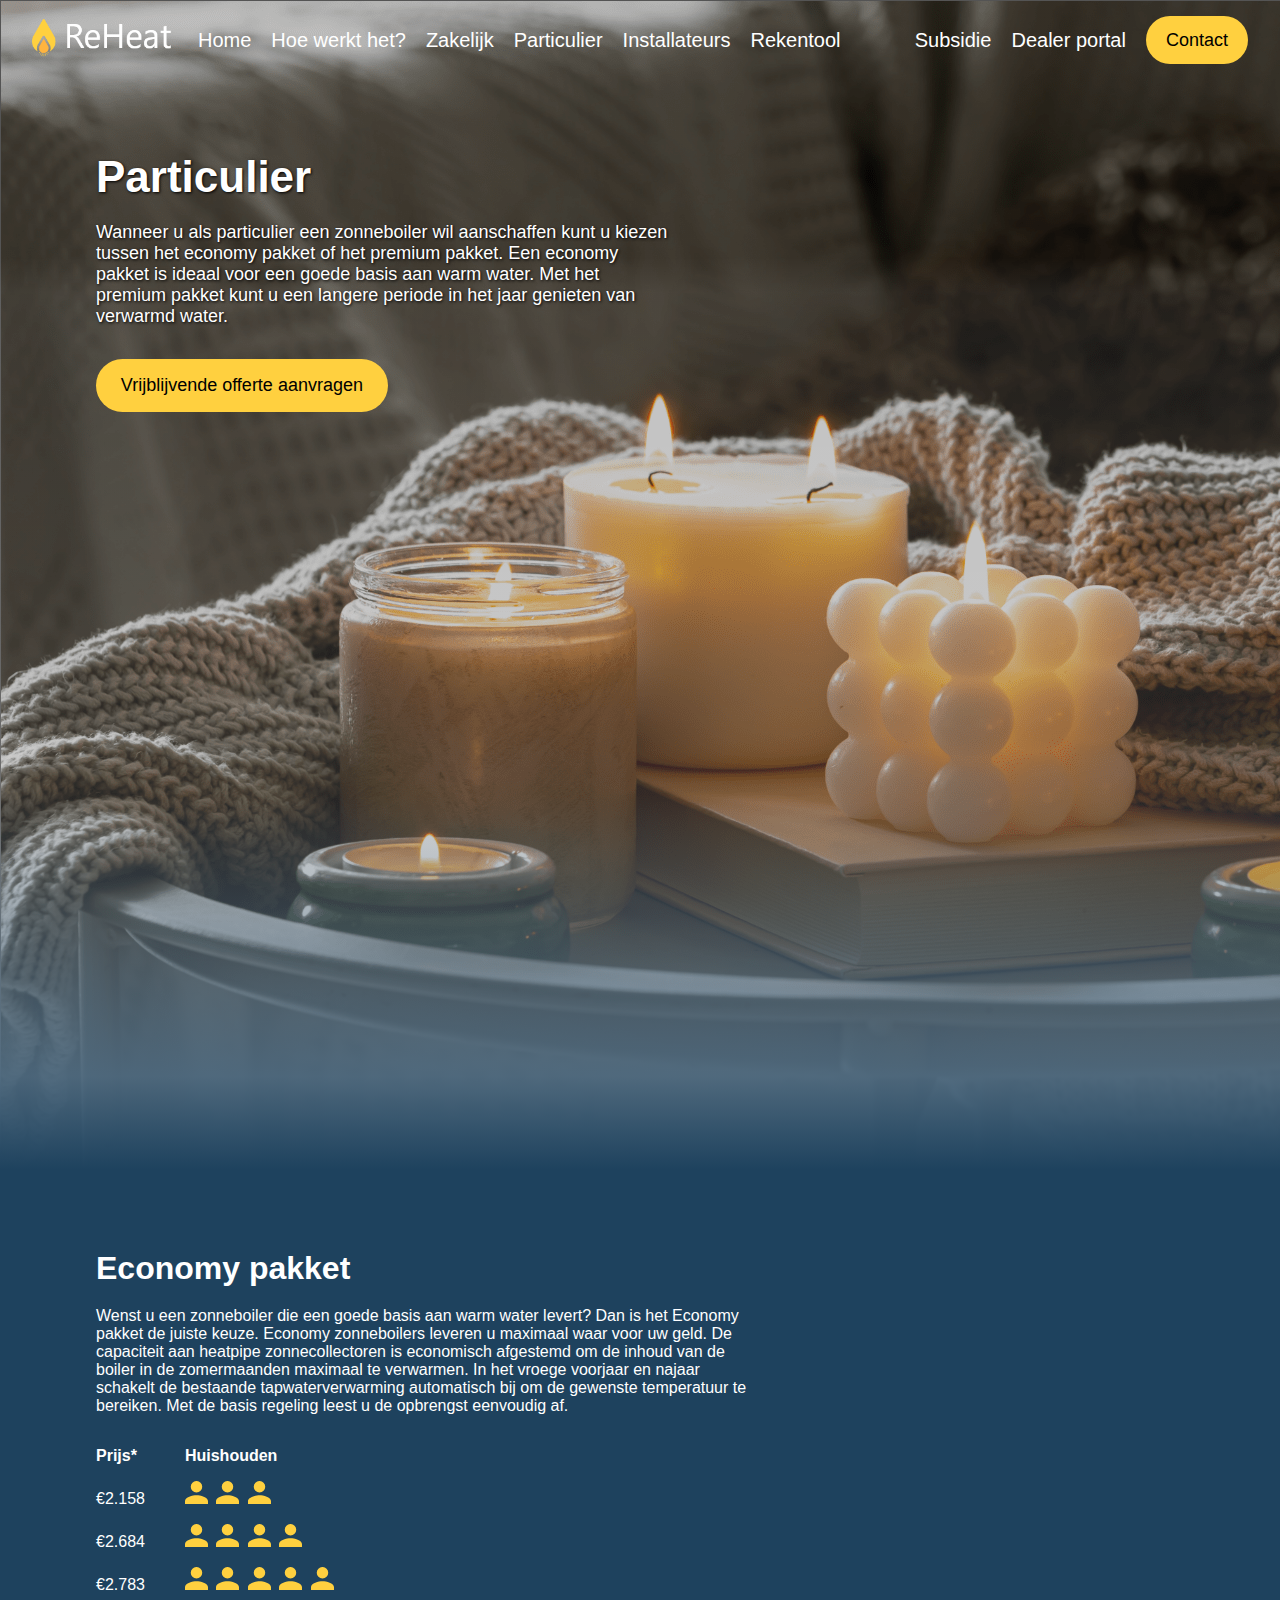
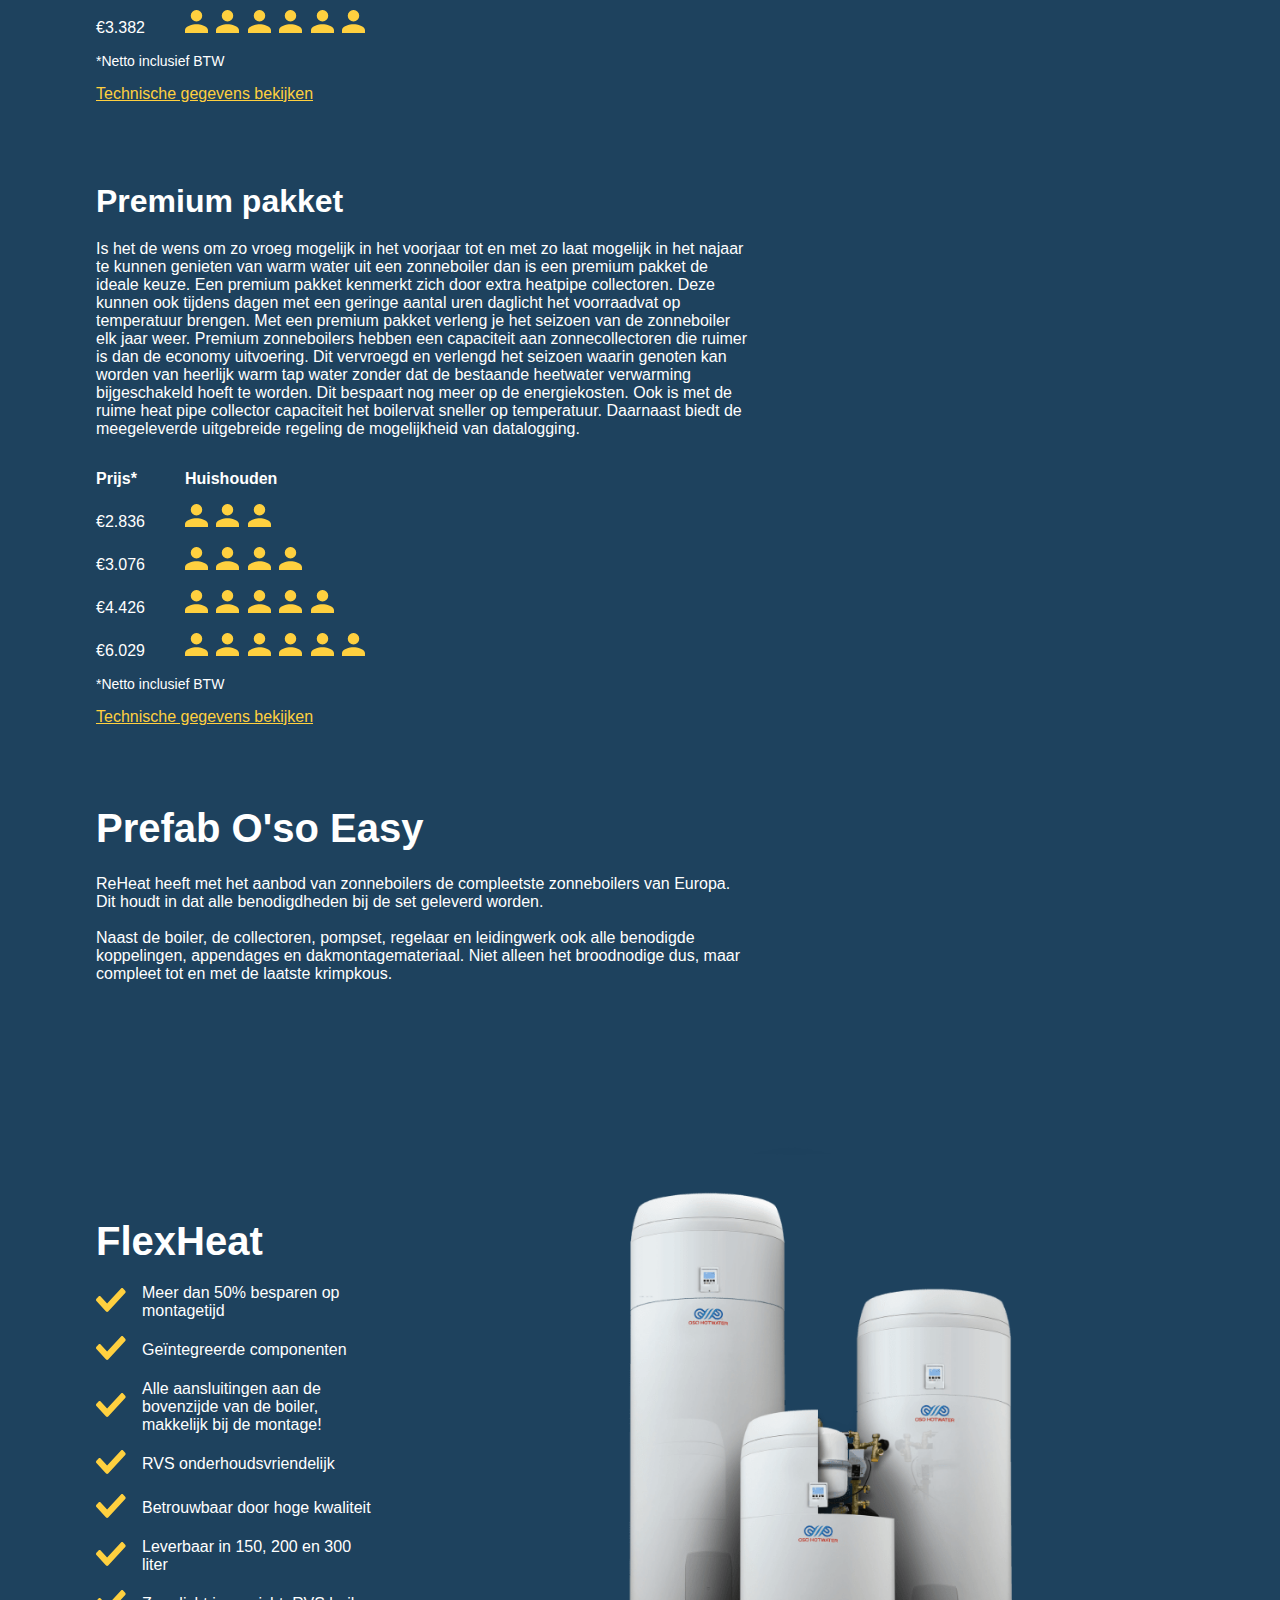
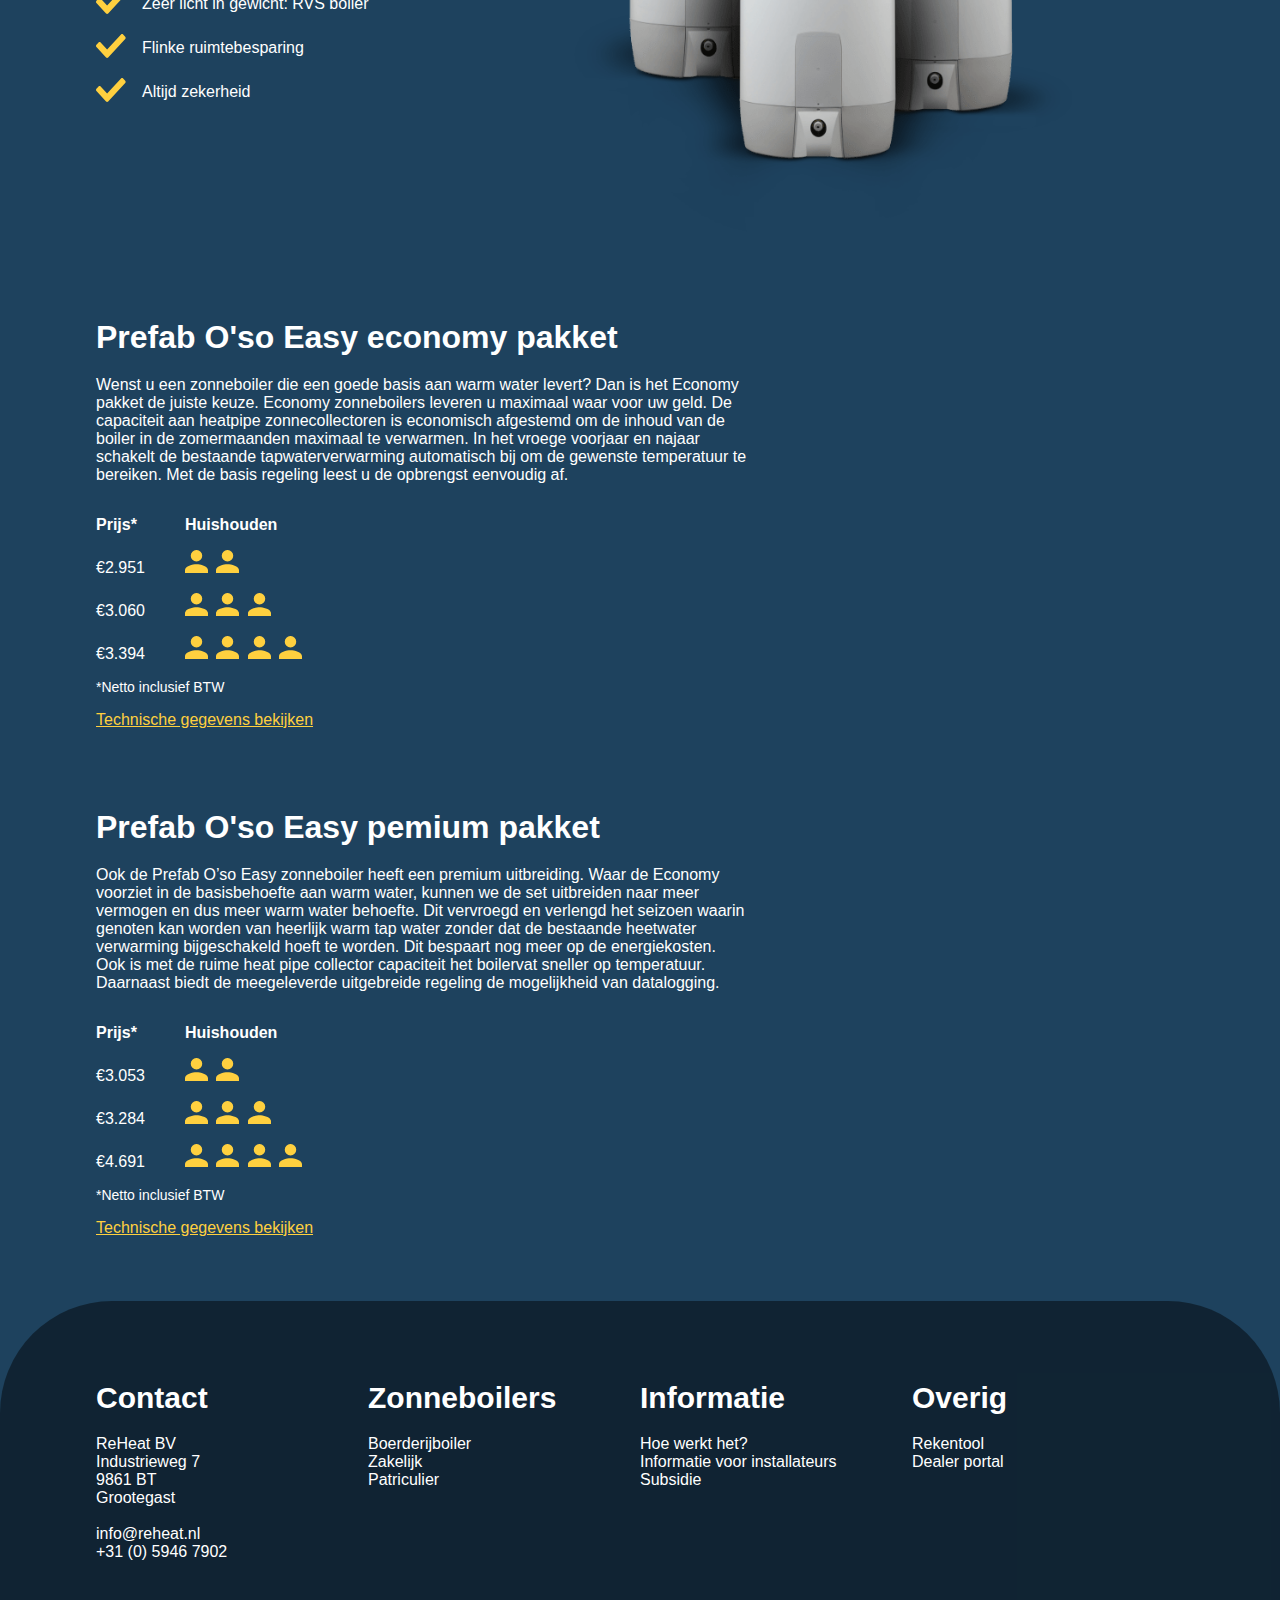
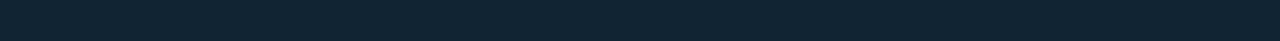
<file: particulier.html>
<!DOCTYPE html>
<html lang="nl">
<head>
    <meta charset="UTF-8">
    <meta name="viewport" content="width=device-width, initial-scale=1.0">
    <title>Reheat</title>
    <link rel="stylesheet" href="scss/styles.css">
    <link rel="preconnect" href="https://fonts.googleapis.com">
    <link rel="preconnect" href="https://fonts.gstatic.com" crossorigin>
    <link rel="preconnect" href="https://fonts.googleapis.com">
    <link rel="preconnect" href="https://fonts.gstatic.com" crossorigin>
    <link rel="preconnect" href="https://fonts.googleapis.com/css2?family=Montserrat:ital,wght@0,100;0,300;0,400;0,500;0,600;0,700;0,800;1,100;1,300;1,400;1,500;1,600;1,700;1,800&display=swap" rel="stylesheet">
</head>
<body>
    <div class="hero hero--private">
        <div class="container container--image">
            <div class="hero__text">
                <h1>Particulier</h1>
                <p>Wanneer u als particulier een zonneboiler wil aanschaffen kunt u kiezen tussen het economy pakket of het premium pakket. Een economy pakket is ideaal voor een goede basis aan warm water. Met het premium pakket kunt u een langere periode in het jaar genieten van verwarmd water.</p>
                <button class="button">
                    <a href="#">
                        Vrijblijvende offerte aanvragen
                    </a>
                </button>
            </div>
        </div>
    </div>
    <header class="header">
        <div class="header__logo">
            <picture>
                <img src="images/Logo.png" alt="">
            </picture>
        </div>
        <nav class="nav nav--left">
            <ul class="nav__items">
                <li class="nav__item">
                    <a href="index.html">Home</a>
                </li>
                <li class="nav__item">
                    <a href="hoe-het-werkt.html">Hoe werkt het?</a>
                </li>
                <li class="nav__item">
                    <a href="zakelijk.html">Zakelijk</a>
                </li>
                <li class="nav__item">
                    <a href="particulier.html">Particulier</a>
                </li>
                <li class="nav__item">
                    <a href="#">Installateurs</a>
                </li>
                <li class="nav__item">
                    <a href="rekentool.html">Rekentool</a>
                </li>
            </ul>
        </nav>
        <nav class="nav nav--right">
            <ul class="nav__items">
                <li class="nav__item">
                    <a href="subsidie.html">Subsidie</a>
                </li>
                <li class="nav__item">
                    <a href="#">Dealer portal</a>
                </li>
                <li class="nav__item">
                    <button class="button button--small">
                        <a href="contact.html">Contact</a>
                    </button>
                </li>
            </ul>
        </nav>
    </header>
    <div class="package">
        <div class="container">
            <div class="package__intro">
                <h3 class="package__header">
                    Economy pakket
                </h3>
                <div class="package__text">
                    Wenst u een zonneboiler die een goede basis aan warm water levert? Dan is het Economy pakket de juiste keuze. Economy zonneboilers leveren u maximaal waar voor uw geld. De capaciteit aan heatpipe zonnecollectoren is economisch afgestemd om de inhoud van de boiler in de zomermaanden maximaal te verwarmen. In het vroege voorjaar en najaar schakelt de bestaande tapwaterverwarming automatisch bij om de gewenste temperatuur te bereiken. Met de basis regeling leest u de opbrengst eenvoudig af.
                </div>
            </div>
            <div class="package__content">
                <div class="package__column">
                    <div class="package__column-heading">
                        Prijs*
                    </div>
                    <div class="package__column-item">
                        €2.158
                    </div>
                    <div class="package__column-item">
                        €2.684
                   </div>
                    <div class="package__column-item">
                        €2.783
                    </div>
                    <div class="package__column-item">
                        €3.382
                    </div>
                </div>
                <div class="package__persons">
                    <div class="package__column-heading">
                        Huishouden
                    </div>
                    <div class="package__column-item">
                        <svg xmlns="http://www.w3.org/2000/svg" width="22.986" height="22.986" viewBox="0 0 27.986 27.986">
                            <path id="Icon_material-person" data-name="Icon material-person" d="M19.993,19.993a7,7,0,1,0-7-7A6.995,6.995,0,0,0,19.993,19.993Zm0,3.5c-4.67,0-13.993,2.344-13.993,7v3.5H33.986v-3.5C33.986,25.835,24.663,23.491,19.993,23.491Z" transform="translate(-6 -6)" fill="#ffd03f"/>
                          </svg>
                        <svg xmlns="http://www.w3.org/2000/svg" width="22.986" height="22.986" viewBox="0 0 27.986 27.986">
                            <path id="Icon_material-person" data-name="Icon material-person" d="M19.993,19.993a7,7,0,1,0-7-7A6.995,6.995,0,0,0,19.993,19.993Zm0,3.5c-4.67,0-13.993,2.344-13.993,7v3.5H33.986v-3.5C33.986,25.835,24.663,23.491,19.993,23.491Z" transform="translate(-6 -6)" fill="#ffd03f"/>
                          </svg>
                        <svg xmlns="http://www.w3.org/2000/svg" width="22.986" height="22.986" viewBox="0 0 27.986 27.986">
                            <path id="Icon_material-person" data-name="Icon material-person" d="M19.993,19.993a7,7,0,1,0-7-7A6.995,6.995,0,0,0,19.993,19.993Zm0,3.5c-4.67,0-13.993,2.344-13.993,7v3.5H33.986v-3.5C33.986,25.835,24.663,23.491,19.993,23.491Z" transform="translate(-6 -6)" fill="#ffd03f"/>
                          </svg>                                                                              
                    </div>
                    <div class="package__column-item">
                        <svg xmlns="http://www.w3.org/2000/svg" width="22.986" height="22.986" viewBox="0 0 27.986 27.986">
                            <path id="Icon_material-person" data-name="Icon material-person" d="M19.993,19.993a7,7,0,1,0-7-7A6.995,6.995,0,0,0,19.993,19.993Zm0,3.5c-4.67,0-13.993,2.344-13.993,7v3.5H33.986v-3.5C33.986,25.835,24.663,23.491,19.993,23.491Z" transform="translate(-6 -6)" fill="#ffd03f"/>
                          </svg>
                        <svg xmlns="http://www.w3.org/2000/svg" width="22.986" height="22.986" viewBox="0 0 27.986 27.986">
                            <path id="Icon_material-person" data-name="Icon material-person" d="M19.993,19.993a7,7,0,1,0-7-7A6.995,6.995,0,0,0,19.993,19.993Zm0,3.5c-4.67,0-13.993,2.344-13.993,7v3.5H33.986v-3.5C33.986,25.835,24.663,23.491,19.993,23.491Z" transform="translate(-6 -6)" fill="#ffd03f"/>
                          </svg>
                        <svg xmlns="http://www.w3.org/2000/svg" width="22.986" height="22.986" viewBox="0 0 27.986 27.986">
                            <path id="Icon_material-person" data-name="Icon material-person" d="M19.993,19.993a7,7,0,1,0-7-7A6.995,6.995,0,0,0,19.993,19.993Zm0,3.5c-4.67,0-13.993,2.344-13.993,7v3.5H33.986v-3.5C33.986,25.835,24.663,23.491,19.993,23.491Z" transform="translate(-6 -6)" fill="#ffd03f"/>
                          </svg> 
                        <svg xmlns="http://www.w3.org/2000/svg" width="22.986" height="22.986" viewBox="0 0 27.986 27.986">
                            <path id="Icon_material-person" data-name="Icon material-person" d="M19.993,19.993a7,7,0,1,0-7-7A6.995,6.995,0,0,0,19.993,19.993Zm0,3.5c-4.67,0-13.993,2.344-13.993,7v3.5H33.986v-3.5C33.986,25.835,24.663,23.491,19.993,23.491Z" transform="translate(-6 -6)" fill="#ffd03f"/>
                          </svg>  
                   </div>
                    <div class="package__column-item">
                        <svg xmlns="http://www.w3.org/2000/svg" width="22.986" height="22.986" viewBox="0 0 27.986 27.986">
                            <path id="Icon_material-person" data-name="Icon material-person" d="M19.993,19.993a7,7,0,1,0-7-7A6.995,6.995,0,0,0,19.993,19.993Zm0,3.5c-4.67,0-13.993,2.344-13.993,7v3.5H33.986v-3.5C33.986,25.835,24.663,23.491,19.993,23.491Z" transform="translate(-6 -6)" fill="#ffd03f"/>
                          </svg> 
                        <svg xmlns="http://www.w3.org/2000/svg" width="22.986" height="22.986" viewBox="0 0 27.986 27.986">
                            <path id="Icon_material-person" data-name="Icon material-person" d="M19.993,19.993a7,7,0,1,0-7-7A6.995,6.995,0,0,0,19.993,19.993Zm0,3.5c-4.67,0-13.993,2.344-13.993,7v3.5H33.986v-3.5C33.986,25.835,24.663,23.491,19.993,23.491Z" transform="translate(-6 -6)" fill="#ffd03f"/>
                          </svg> 
                        <svg xmlns="http://www.w3.org/2000/svg" width="22.986" height="22.986" viewBox="0 0 27.986 27.986">
                            <path id="Icon_material-person" data-name="Icon material-person" d="M19.993,19.993a7,7,0,1,0-7-7A6.995,6.995,0,0,0,19.993,19.993Zm0,3.5c-4.67,0-13.993,2.344-13.993,7v3.5H33.986v-3.5C33.986,25.835,24.663,23.491,19.993,23.491Z" transform="translate(-6 -6)" fill="#ffd03f"/>
                          </svg> 
                        <svg xmlns="http://www.w3.org/2000/svg" width="22.986" height="22.986" viewBox="0 0 27.986 27.986">
                            <path id="Icon_material-person" data-name="Icon material-person" d="M19.993,19.993a7,7,0,1,0-7-7A6.995,6.995,0,0,0,19.993,19.993Zm0,3.5c-4.67,0-13.993,2.344-13.993,7v3.5H33.986v-3.5C33.986,25.835,24.663,23.491,19.993,23.491Z" transform="translate(-6 -6)" fill="#ffd03f"/>
                          </svg> 
                        <svg xmlns="http://www.w3.org/2000/svg" width="22.986" height="22.986" viewBox="0 0 27.986 27.986">
                            <path id="Icon_material-person" data-name="Icon material-person" d="M19.993,19.993a7,7,0,1,0-7-7A6.995,6.995,0,0,0,19.993,19.993Zm0,3.5c-4.67,0-13.993,2.344-13.993,7v3.5H33.986v-3.5C33.986,25.835,24.663,23.491,19.993,23.491Z" transform="translate(-6 -6)" fill="#ffd03f"/>
                          </svg> 
                    </div>
                    <div class="package__column-item">
                        <svg xmlns="http://www.w3.org/2000/svg" width="22.986" height="22.986" viewBox="0 0 27.986 27.986">
                            <path id="Icon_material-person" data-name="Icon material-person" d="M19.993,19.993a7,7,0,1,0-7-7A6.995,6.995,0,0,0,19.993,19.993Zm0,3.5c-4.67,0-13.993,2.344-13.993,7v3.5H33.986v-3.5C33.986,25.835,24.663,23.491,19.993,23.491Z" transform="translate(-6 -6)" fill="#ffd03f"/>
                          </svg> 
                        <svg xmlns="http://www.w3.org/2000/svg" width="22.986" height="22.986" viewBox="0 0 27.986 27.986">
                            <path id="Icon_material-person" data-name="Icon material-person" d="M19.993,19.993a7,7,0,1,0-7-7A6.995,6.995,0,0,0,19.993,19.993Zm0,3.5c-4.67,0-13.993,2.344-13.993,7v3.5H33.986v-3.5C33.986,25.835,24.663,23.491,19.993,23.491Z" transform="translate(-6 -6)" fill="#ffd03f"/>
                          </svg> 
                        <svg xmlns="http://www.w3.org/2000/svg" width="22.986" height="22.986" viewBox="0 0 27.986 27.986">
                            <path id="Icon_material-person" data-name="Icon material-person" d="M19.993,19.993a7,7,0,1,0-7-7A6.995,6.995,0,0,0,19.993,19.993Zm0,3.5c-4.67,0-13.993,2.344-13.993,7v3.5H33.986v-3.5C33.986,25.835,24.663,23.491,19.993,23.491Z" transform="translate(-6 -6)" fill="#ffd03f"/>
                          </svg> 
                        <svg xmlns="http://www.w3.org/2000/svg" width="22.986" height="22.986" viewBox="0 0 27.986 27.986">
                            <path id="Icon_material-person" data-name="Icon material-person" d="M19.993,19.993a7,7,0,1,0-7-7A6.995,6.995,0,0,0,19.993,19.993Zm0,3.5c-4.67,0-13.993,2.344-13.993,7v3.5H33.986v-3.5C33.986,25.835,24.663,23.491,19.993,23.491Z" transform="translate(-6 -6)" fill="#ffd03f"/>
                          </svg> 
                        <svg xmlns="http://www.w3.org/2000/svg" width="22.986" height="22.986" viewBox="0 0 27.986 27.986">
                            <path id="Icon_material-person" data-name="Icon material-person" d="M19.993,19.993a7,7,0,1,0-7-7A6.995,6.995,0,0,0,19.993,19.993Zm0,3.5c-4.67,0-13.993,2.344-13.993,7v3.5H33.986v-3.5C33.986,25.835,24.663,23.491,19.993,23.491Z" transform="translate(-6 -6)" fill="#ffd03f"/>
                          </svg> 
                        <svg xmlns="http://www.w3.org/2000/svg" width="22.986" height="22.986" viewBox="0 0 27.986 27.986">
                            <path id="Icon_material-person" data-name="Icon material-person" d="M19.993,19.993a7,7,0,1,0-7-7A6.995,6.995,0,0,0,19.993,19.993Zm0,3.5c-4.67,0-13.993,2.344-13.993,7v3.5H33.986v-3.5C33.986,25.835,24.663,23.491,19.993,23.491Z" transform="translate(-6 -6)" fill="#ffd03f"/>
                          </svg> 
                    </div>
                </div>
            </div>
            <div class="package__notice">
                *Netto inclusief BTW
            </div>
            <div class="package__specs">
                <a href="#">
                    Technische gegevens bekijken
                </a>
            </div>
        </div>
    </div>
    <div class="package">
        <div class="container">
            <div class="package__intro">
                <h3 class="package__header">
                    Premium pakket
                </h3>
                <div class="package__text">
                    Is het de wens om zo vroeg mogelijk in het voorjaar tot en met zo laat mogelijk in het najaar te kunnen genieten van warm water uit een zonneboiler dan is een premium pakket de ideale keuze. Een premium pakket kenmerkt zich door extra heatpipe collectoren. Deze kunnen ook tijdens dagen met een geringe aantal uren daglicht het voorraadvat op temperatuur brengen. Met een premium pakket verleng je het seizoen van de zonneboiler elk jaar weer. Premium zonneboilers hebben een capaciteit aan zonnecollectoren die ruimer is dan de economy uitvoering. Dit vervroegd en verlengd het seizoen waarin genoten kan worden van heerlijk warm tap water zonder dat de bestaande heetwater verwarming bijgeschakeld hoeft te worden. Dit bespaart nog meer op de energiekosten. Ook is met de ruime heat pipe collector capaciteit het boilervat sneller op temperatuur. Daarnaast biedt de meegeleverde uitgebreide regeling de mogelijkheid van datalogging.
                </div>
            </div>
            <div class="package__content">
                <div class="package__column">
                    <div class="package__column-heading">
                        Prijs*
                    </div>
                    <div class="package__column-item">
                        €2.836
                    </div>
                    <div class="package__column-item">
                        €3.076
                   </div>
                    <div class="package__column-item">
                        €4.426
                    </div>
                    <div class="package__column-item">
                        €6.029
                    </div>
                </div>
                <div class="package__persons">
                    <div class="package__column-heading">
                        Huishouden
                    </div>
                    <div class="package__column-item">
                        <svg xmlns="http://www.w3.org/2000/svg" width="22.986" height="22.986" viewBox="0 0 27.986 27.986">
                            <path id="Icon_material-person" data-name="Icon material-person" d="M19.993,19.993a7,7,0,1,0-7-7A6.995,6.995,0,0,0,19.993,19.993Zm0,3.5c-4.67,0-13.993,2.344-13.993,7v3.5H33.986v-3.5C33.986,25.835,24.663,23.491,19.993,23.491Z" transform="translate(-6 -6)" fill="#ffd03f"/>
                          </svg>
                        <svg xmlns="http://www.w3.org/2000/svg" width="22.986" height="22.986" viewBox="0 0 27.986 27.986">
                            <path id="Icon_material-person" data-name="Icon material-person" d="M19.993,19.993a7,7,0,1,0-7-7A6.995,6.995,0,0,0,19.993,19.993Zm0,3.5c-4.67,0-13.993,2.344-13.993,7v3.5H33.986v-3.5C33.986,25.835,24.663,23.491,19.993,23.491Z" transform="translate(-6 -6)" fill="#ffd03f"/>
                          </svg>
                        <svg xmlns="http://www.w3.org/2000/svg" width="22.986" height="22.986" viewBox="0 0 27.986 27.986">
                            <path id="Icon_material-person" data-name="Icon material-person" d="M19.993,19.993a7,7,0,1,0-7-7A6.995,6.995,0,0,0,19.993,19.993Zm0,3.5c-4.67,0-13.993,2.344-13.993,7v3.5H33.986v-3.5C33.986,25.835,24.663,23.491,19.993,23.491Z" transform="translate(-6 -6)" fill="#ffd03f"/>
                          </svg>                                                                              
                    </div>
                    <div class="package__column-item">
                        <svg xmlns="http://www.w3.org/2000/svg" width="22.986" height="22.986" viewBox="0 0 27.986 27.986">
                            <path id="Icon_material-person" data-name="Icon material-person" d="M19.993,19.993a7,7,0,1,0-7-7A6.995,6.995,0,0,0,19.993,19.993Zm0,3.5c-4.67,0-13.993,2.344-13.993,7v3.5H33.986v-3.5C33.986,25.835,24.663,23.491,19.993,23.491Z" transform="translate(-6 -6)" fill="#ffd03f"/>
                          </svg>
                        <svg xmlns="http://www.w3.org/2000/svg" width="22.986" height="22.986" viewBox="0 0 27.986 27.986">
                            <path id="Icon_material-person" data-name="Icon material-person" d="M19.993,19.993a7,7,0,1,0-7-7A6.995,6.995,0,0,0,19.993,19.993Zm0,3.5c-4.67,0-13.993,2.344-13.993,7v3.5H33.986v-3.5C33.986,25.835,24.663,23.491,19.993,23.491Z" transform="translate(-6 -6)" fill="#ffd03f"/>
                          </svg>
                        <svg xmlns="http://www.w3.org/2000/svg" width="22.986" height="22.986" viewBox="0 0 27.986 27.986">
                            <path id="Icon_material-person" data-name="Icon material-person" d="M19.993,19.993a7,7,0,1,0-7-7A6.995,6.995,0,0,0,19.993,19.993Zm0,3.5c-4.67,0-13.993,2.344-13.993,7v3.5H33.986v-3.5C33.986,25.835,24.663,23.491,19.993,23.491Z" transform="translate(-6 -6)" fill="#ffd03f"/>
                          </svg> 
                        <svg xmlns="http://www.w3.org/2000/svg" width="22.986" height="22.986" viewBox="0 0 27.986 27.986">
                            <path id="Icon_material-person" data-name="Icon material-person" d="M19.993,19.993a7,7,0,1,0-7-7A6.995,6.995,0,0,0,19.993,19.993Zm0,3.5c-4.67,0-13.993,2.344-13.993,7v3.5H33.986v-3.5C33.986,25.835,24.663,23.491,19.993,23.491Z" transform="translate(-6 -6)" fill="#ffd03f"/>
                          </svg>  
                   </div>
                    <div class="package__column-item">
                        <svg xmlns="http://www.w3.org/2000/svg" width="22.986" height="22.986" viewBox="0 0 27.986 27.986">
                            <path id="Icon_material-person" data-name="Icon material-person" d="M19.993,19.993a7,7,0,1,0-7-7A6.995,6.995,0,0,0,19.993,19.993Zm0,3.5c-4.67,0-13.993,2.344-13.993,7v3.5H33.986v-3.5C33.986,25.835,24.663,23.491,19.993,23.491Z" transform="translate(-6 -6)" fill="#ffd03f"/>
                          </svg> 
                        <svg xmlns="http://www.w3.org/2000/svg" width="22.986" height="22.986" viewBox="0 0 27.986 27.986">
                            <path id="Icon_material-person" data-name="Icon material-person" d="M19.993,19.993a7,7,0,1,0-7-7A6.995,6.995,0,0,0,19.993,19.993Zm0,3.5c-4.67,0-13.993,2.344-13.993,7v3.5H33.986v-3.5C33.986,25.835,24.663,23.491,19.993,23.491Z" transform="translate(-6 -6)" fill="#ffd03f"/>
                          </svg> 
                        <svg xmlns="http://www.w3.org/2000/svg" width="22.986" height="22.986" viewBox="0 0 27.986 27.986">
                            <path id="Icon_material-person" data-name="Icon material-person" d="M19.993,19.993a7,7,0,1,0-7-7A6.995,6.995,0,0,0,19.993,19.993Zm0,3.5c-4.67,0-13.993,2.344-13.993,7v3.5H33.986v-3.5C33.986,25.835,24.663,23.491,19.993,23.491Z" transform="translate(-6 -6)" fill="#ffd03f"/>
                          </svg> 
                        <svg xmlns="http://www.w3.org/2000/svg" width="22.986" height="22.986" viewBox="0 0 27.986 27.986">
                            <path id="Icon_material-person" data-name="Icon material-person" d="M19.993,19.993a7,7,0,1,0-7-7A6.995,6.995,0,0,0,19.993,19.993Zm0,3.5c-4.67,0-13.993,2.344-13.993,7v3.5H33.986v-3.5C33.986,25.835,24.663,23.491,19.993,23.491Z" transform="translate(-6 -6)" fill="#ffd03f"/>
                          </svg> 
                        <svg xmlns="http://www.w3.org/2000/svg" width="22.986" height="22.986" viewBox="0 0 27.986 27.986">
                            <path id="Icon_material-person" data-name="Icon material-person" d="M19.993,19.993a7,7,0,1,0-7-7A6.995,6.995,0,0,0,19.993,19.993Zm0,3.5c-4.67,0-13.993,2.344-13.993,7v3.5H33.986v-3.5C33.986,25.835,24.663,23.491,19.993,23.491Z" transform="translate(-6 -6)" fill="#ffd03f"/>
                          </svg> 
                    </div>
                    <div class="package__column-item">
                        <svg xmlns="http://www.w3.org/2000/svg" width="22.986" height="22.986" viewBox="0 0 27.986 27.986">
                            <path id="Icon_material-person" data-name="Icon material-person" d="M19.993,19.993a7,7,0,1,0-7-7A6.995,6.995,0,0,0,19.993,19.993Zm0,3.5c-4.67,0-13.993,2.344-13.993,7v3.5H33.986v-3.5C33.986,25.835,24.663,23.491,19.993,23.491Z" transform="translate(-6 -6)" fill="#ffd03f"/>
                          </svg> 
                        <svg xmlns="http://www.w3.org/2000/svg" width="22.986" height="22.986" viewBox="0 0 27.986 27.986">
                            <path id="Icon_material-person" data-name="Icon material-person" d="M19.993,19.993a7,7,0,1,0-7-7A6.995,6.995,0,0,0,19.993,19.993Zm0,3.5c-4.67,0-13.993,2.344-13.993,7v3.5H33.986v-3.5C33.986,25.835,24.663,23.491,19.993,23.491Z" transform="translate(-6 -6)" fill="#ffd03f"/>
                          </svg> 
                        <svg xmlns="http://www.w3.org/2000/svg" width="22.986" height="22.986" viewBox="0 0 27.986 27.986">
                            <path id="Icon_material-person" data-name="Icon material-person" d="M19.993,19.993a7,7,0,1,0-7-7A6.995,6.995,0,0,0,19.993,19.993Zm0,3.5c-4.67,0-13.993,2.344-13.993,7v3.5H33.986v-3.5C33.986,25.835,24.663,23.491,19.993,23.491Z" transform="translate(-6 -6)" fill="#ffd03f"/>
                          </svg> 
                        <svg xmlns="http://www.w3.org/2000/svg" width="22.986" height="22.986" viewBox="0 0 27.986 27.986">
                            <path id="Icon_material-person" data-name="Icon material-person" d="M19.993,19.993a7,7,0,1,0-7-7A6.995,6.995,0,0,0,19.993,19.993Zm0,3.5c-4.67,0-13.993,2.344-13.993,7v3.5H33.986v-3.5C33.986,25.835,24.663,23.491,19.993,23.491Z" transform="translate(-6 -6)" fill="#ffd03f"/>
                          </svg> 
                        <svg xmlns="http://www.w3.org/2000/svg" width="22.986" height="22.986" viewBox="0 0 27.986 27.986">
                            <path id="Icon_material-person" data-name="Icon material-person" d="M19.993,19.993a7,7,0,1,0-7-7A6.995,6.995,0,0,0,19.993,19.993Zm0,3.5c-4.67,0-13.993,2.344-13.993,7v3.5H33.986v-3.5C33.986,25.835,24.663,23.491,19.993,23.491Z" transform="translate(-6 -6)" fill="#ffd03f"/>
                          </svg> 
                        <svg xmlns="http://www.w3.org/2000/svg" width="22.986" height="22.986" viewBox="0 0 27.986 27.986">
                            <path id="Icon_material-person" data-name="Icon material-person" d="M19.993,19.993a7,7,0,1,0-7-7A6.995,6.995,0,0,0,19.993,19.993Zm0,3.5c-4.67,0-13.993,2.344-13.993,7v3.5H33.986v-3.5C33.986,25.835,24.663,23.491,19.993,23.491Z" transform="translate(-6 -6)" fill="#ffd03f"/>
                          </svg> 
                    </div>
                </div>
            </div>
            <div class="package__notice">
                *Netto inclusief BTW
            </div>
            <div class="package__specs">
                <a href="#">
                    Technische gegevens bekijken
                </a>
            </div>
        </div>
    </div>
    <section>
        <div class="container">
            <h2 class="section__heading">
                Prefab O'so Easy
            </h2>
            <p class="section__text">
                ReHeat heeft met het aanbod van zonneboilers de compleetste zonneboilers van Europa. Dit houdt in dat alle benodigdheden bij de set geleverd worden.
                <br><br>
                Naast de boiler, de collectoren, pompset, regelaar en leidingwerk ook alle benodigde koppelingen, appendages en dakmontagemateriaal. Niet alleen het broodnodige dus, maar compleet tot en met de laatste krimpkous.
            </p>
        </div>
    </section>
    <div class="checklist-image">
        <div class="checklist">
            <div class="container container--checklist">
                <h2 class="checklist__heading">
                    FlexHeat
                </h2>
                <ul class="checklist_items">
                    <li class="checklist__item li--vertical">
                        Meer dan 50% besparen op montagetijd
                    </li>
                    <li class="checklist__item li--vertical">
                        Geïntegreerde componenten
                    </li>
                    <li class="checklist__item li--vertical">
                        Alle aansluitingen aan de bovenzijde van de boiler, makkelijk bij de montage!
                    </li>
                    <li class="checklist__item li--vertical">
                        RVS onderhoudsvriendelijk
                    </li>
                    <li class="checklist__item li--vertical">
                        Betrouwbaar door hoge kwaliteit
                    </li>
                    <li class="checklist__item li--vertical">
                        Leverbaar in 150, 200 en 300 liter
                    </li>
                    <li class="checklist__item li--vertical">
                        Zeer licht in gewicht: RVS boiler
                    </li>
                    <li class="checklist__item li--vertical">
                        Flinke ruimtebesparing
                    </li>
                    <li class="checklist__item li--vertical">
                        Altijd zekerheid
                    </li>
                </ul>
            </div>
        </div>
        <div class="side-image">
            <picture>
                <img src="images/OSO easy.png" alt="">
            </picture>
        </div>
    </div>
    <div class="package">
        <div class="container">
            <div class="package__intro">
                <h3 class="package__header">
                    Prefab O'so Easy economy pakket
                </h3>
                <div class="package__text">
                    Wenst u een zonneboiler die een goede basis aan warm water levert? Dan is het Economy pakket de juiste keuze. Economy zonneboilers leveren u maximaal waar voor uw geld. De capaciteit aan heatpipe zonnecollectoren is economisch afgestemd om de inhoud van de boiler in de zomermaanden maximaal te verwarmen. In het vroege voorjaar en najaar schakelt de bestaande tapwaterverwarming automatisch bij om de gewenste temperatuur te bereiken. Met de basis regeling leest u de opbrengst eenvoudig af.
                </div>
            </div>
            <div class="package__content">
                <div class="package__column">
                    <div class="package__column-heading">
                        Prijs*
                    </div>
                    <div class="package__column-item">
                        €2.951
                    </div>
                    <div class="package__column-item">
                        €3.060
                   </div>
                    <div class="package__column-item">
                        €3.394
                    </div>
                </div>
                <div class="package__persons">
                    <div class="package__column-heading">
                        Huishouden
                    </div>
                    <div class="package__column-item">
                        <svg xmlns="http://www.w3.org/2000/svg" width="22.986" height="22.986" viewBox="0 0 27.986 27.986">
                            <path id="Icon_material-person" data-name="Icon material-person" d="M19.993,19.993a7,7,0,1,0-7-7A6.995,6.995,0,0,0,19.993,19.993Zm0,3.5c-4.67,0-13.993,2.344-13.993,7v3.5H33.986v-3.5C33.986,25.835,24.663,23.491,19.993,23.491Z" transform="translate(-6 -6)" fill="#ffd03f"/>
                          </svg>
                        <svg xmlns="http://www.w3.org/2000/svg" width="22.986" height="22.986" viewBox="0 0 27.986 27.986">
                            <path id="Icon_material-person" data-name="Icon material-person" d="M19.993,19.993a7,7,0,1,0-7-7A6.995,6.995,0,0,0,19.993,19.993Zm0,3.5c-4.67,0-13.993,2.344-13.993,7v3.5H33.986v-3.5C33.986,25.835,24.663,23.491,19.993,23.491Z" transform="translate(-6 -6)" fill="#ffd03f"/>
                          </svg>                                                                           
                    </div>
                    <div class="package__column-item">
                        <svg xmlns="http://www.w3.org/2000/svg" width="22.986" height="22.986" viewBox="0 0 27.986 27.986">
                            <path id="Icon_material-person" data-name="Icon material-person" d="M19.993,19.993a7,7,0,1,0-7-7A6.995,6.995,0,0,0,19.993,19.993Zm0,3.5c-4.67,0-13.993,2.344-13.993,7v3.5H33.986v-3.5C33.986,25.835,24.663,23.491,19.993,23.491Z" transform="translate(-6 -6)" fill="#ffd03f"/>
                          </svg>
                        <svg xmlns="http://www.w3.org/2000/svg" width="22.986" height="22.986" viewBox="0 0 27.986 27.986">
                            <path id="Icon_material-person" data-name="Icon material-person" d="M19.993,19.993a7,7,0,1,0-7-7A6.995,6.995,0,0,0,19.993,19.993Zm0,3.5c-4.67,0-13.993,2.344-13.993,7v3.5H33.986v-3.5C33.986,25.835,24.663,23.491,19.993,23.491Z" transform="translate(-6 -6)" fill="#ffd03f"/>
                          </svg>
                        <svg xmlns="http://www.w3.org/2000/svg" width="22.986" height="22.986" viewBox="0 0 27.986 27.986">
                            <path id="Icon_material-person" data-name="Icon material-person" d="M19.993,19.993a7,7,0,1,0-7-7A6.995,6.995,0,0,0,19.993,19.993Zm0,3.5c-4.67,0-13.993,2.344-13.993,7v3.5H33.986v-3.5C33.986,25.835,24.663,23.491,19.993,23.491Z" transform="translate(-6 -6)" fill="#ffd03f"/>
                          </svg> 
                   </div>
                    <div class="package__column-item">
                        <svg xmlns="http://www.w3.org/2000/svg" width="22.986" height="22.986" viewBox="0 0 27.986 27.986">
                            <path id="Icon_material-person" data-name="Icon material-person" d="M19.993,19.993a7,7,0,1,0-7-7A6.995,6.995,0,0,0,19.993,19.993Zm0,3.5c-4.67,0-13.993,2.344-13.993,7v3.5H33.986v-3.5C33.986,25.835,24.663,23.491,19.993,23.491Z" transform="translate(-6 -6)" fill="#ffd03f"/>
                          </svg> 
                        <svg xmlns="http://www.w3.org/2000/svg" width="22.986" height="22.986" viewBox="0 0 27.986 27.986">
                            <path id="Icon_material-person" data-name="Icon material-person" d="M19.993,19.993a7,7,0,1,0-7-7A6.995,6.995,0,0,0,19.993,19.993Zm0,3.5c-4.67,0-13.993,2.344-13.993,7v3.5H33.986v-3.5C33.986,25.835,24.663,23.491,19.993,23.491Z" transform="translate(-6 -6)" fill="#ffd03f"/>
                          </svg> 
                        <svg xmlns="http://www.w3.org/2000/svg" width="22.986" height="22.986" viewBox="0 0 27.986 27.986">
                            <path id="Icon_material-person" data-name="Icon material-person" d="M19.993,19.993a7,7,0,1,0-7-7A6.995,6.995,0,0,0,19.993,19.993Zm0,3.5c-4.67,0-13.993,2.344-13.993,7v3.5H33.986v-3.5C33.986,25.835,24.663,23.491,19.993,23.491Z" transform="translate(-6 -6)" fill="#ffd03f"/>
                          </svg> 
                        <svg xmlns="http://www.w3.org/2000/svg" width="22.986" height="22.986" viewBox="0 0 27.986 27.986">
                            <path id="Icon_material-person" data-name="Icon material-person" d="M19.993,19.993a7,7,0,1,0-7-7A6.995,6.995,0,0,0,19.993,19.993Zm0,3.5c-4.67,0-13.993,2.344-13.993,7v3.5H33.986v-3.5C33.986,25.835,24.663,23.491,19.993,23.491Z" transform="translate(-6 -6)" fill="#ffd03f"/>
                          </svg> 
                    </div>
                </div>
            </div>
            <div class="package__notice">
                *Netto inclusief BTW
            </div>
            <div class="package__specs">
                <a href="#">
                    Technische gegevens bekijken
                </a>
            </div>
        </div>
    </div>    <div class="package">
        <div class="container">
            <div class="package__intro">
                <h3 class="package__header">
                    Prefab O'so Easy pemium pakket
                </h3>
                <div class="package__text">
                    Ook de Prefab O’so Easy zonneboiler heeft een premium uitbreiding. Waar de Economy voorziet in de basisbehoefte aan warm water, kunnen we de set uitbreiden naar meer vermogen en dus meer warm water behoefte. Dit vervroegd en verlengd het seizoen waarin genoten kan worden van heerlijk warm tap water zonder dat de bestaande heetwater verwarming bijgeschakeld hoeft te worden. Dit bespaart nog meer op de energiekosten. Ook is met de ruime heat pipe collector capaciteit het boilervat sneller op temperatuur. Daarnaast biedt de meegeleverde uitgebreide regeling de mogelijkheid van datalogging.
                </div>
            </div>
            <div class="package__content">
                <div class="package__column">
                    <div class="package__column-heading">
                        Prijs*
                    </div>
                    <div class="package__column-item">
                        €3.053
                    </div>
                    <div class="package__column-item">
                        €3.284
                   </div>
                    <div class="package__column-item">
                        €4.691
                    </div>
                </div>
                <div class="package__persons">
                    <div class="package__column-heading">
                        Huishouden
                    </div>
                    <div class="package__column-item">
                        <svg xmlns="http://www.w3.org/2000/svg" width="22.986" height="22.986" viewBox="0 0 27.986 27.986">
                            <path id="Icon_material-person" data-name="Icon material-person" d="M19.993,19.993a7,7,0,1,0-7-7A6.995,6.995,0,0,0,19.993,19.993Zm0,3.5c-4.67,0-13.993,2.344-13.993,7v3.5H33.986v-3.5C33.986,25.835,24.663,23.491,19.993,23.491Z" transform="translate(-6 -6)" fill="#ffd03f"/>
                          </svg>
                        <svg xmlns="http://www.w3.org/2000/svg" width="22.986" height="22.986" viewBox="0 0 27.986 27.986">
                            <path id="Icon_material-person" data-name="Icon material-person" d="M19.993,19.993a7,7,0,1,0-7-7A6.995,6.995,0,0,0,19.993,19.993Zm0,3.5c-4.67,0-13.993,2.344-13.993,7v3.5H33.986v-3.5C33.986,25.835,24.663,23.491,19.993,23.491Z" transform="translate(-6 -6)" fill="#ffd03f"/>
                          </svg>                                                                           
                    </div>
                    <div class="package__column-item">
                        <svg xmlns="http://www.w3.org/2000/svg" width="22.986" height="22.986" viewBox="0 0 27.986 27.986">
                            <path id="Icon_material-person" data-name="Icon material-person" d="M19.993,19.993a7,7,0,1,0-7-7A6.995,6.995,0,0,0,19.993,19.993Zm0,3.5c-4.67,0-13.993,2.344-13.993,7v3.5H33.986v-3.5C33.986,25.835,24.663,23.491,19.993,23.491Z" transform="translate(-6 -6)" fill="#ffd03f"/>
                          </svg>
                        <svg xmlns="http://www.w3.org/2000/svg" width="22.986" height="22.986" viewBox="0 0 27.986 27.986">
                            <path id="Icon_material-person" data-name="Icon material-person" d="M19.993,19.993a7,7,0,1,0-7-7A6.995,6.995,0,0,0,19.993,19.993Zm0,3.5c-4.67,0-13.993,2.344-13.993,7v3.5H33.986v-3.5C33.986,25.835,24.663,23.491,19.993,23.491Z" transform="translate(-6 -6)" fill="#ffd03f"/>
                          </svg>
                        <svg xmlns="http://www.w3.org/2000/svg" width="22.986" height="22.986" viewBox="0 0 27.986 27.986">
                            <path id="Icon_material-person" data-name="Icon material-person" d="M19.993,19.993a7,7,0,1,0-7-7A6.995,6.995,0,0,0,19.993,19.993Zm0,3.5c-4.67,0-13.993,2.344-13.993,7v3.5H33.986v-3.5C33.986,25.835,24.663,23.491,19.993,23.491Z" transform="translate(-6 -6)" fill="#ffd03f"/>
                          </svg> 
                   </div>
                    <div class="package__column-item">
                        <svg xmlns="http://www.w3.org/2000/svg" width="22.986" height="22.986" viewBox="0 0 27.986 27.986">
                            <path id="Icon_material-person" data-name="Icon material-person" d="M19.993,19.993a7,7,0,1,0-7-7A6.995,6.995,0,0,0,19.993,19.993Zm0,3.5c-4.67,0-13.993,2.344-13.993,7v3.5H33.986v-3.5C33.986,25.835,24.663,23.491,19.993,23.491Z" transform="translate(-6 -6)" fill="#ffd03f"/>
                          </svg> 
                        <svg xmlns="http://www.w3.org/2000/svg" width="22.986" height="22.986" viewBox="0 0 27.986 27.986">
                            <path id="Icon_material-person" data-name="Icon material-person" d="M19.993,19.993a7,7,0,1,0-7-7A6.995,6.995,0,0,0,19.993,19.993Zm0,3.5c-4.67,0-13.993,2.344-13.993,7v3.5H33.986v-3.5C33.986,25.835,24.663,23.491,19.993,23.491Z" transform="translate(-6 -6)" fill="#ffd03f"/>
                          </svg> 
                        <svg xmlns="http://www.w3.org/2000/svg" width="22.986" height="22.986" viewBox="0 0 27.986 27.986">
                            <path id="Icon_material-person" data-name="Icon material-person" d="M19.993,19.993a7,7,0,1,0-7-7A6.995,6.995,0,0,0,19.993,19.993Zm0,3.5c-4.67,0-13.993,2.344-13.993,7v3.5H33.986v-3.5C33.986,25.835,24.663,23.491,19.993,23.491Z" transform="translate(-6 -6)" fill="#ffd03f"/>
                          </svg> 
                        <svg xmlns="http://www.w3.org/2000/svg" width="22.986" height="22.986" viewBox="0 0 27.986 27.986">
                            <path id="Icon_material-person" data-name="Icon material-person" d="M19.993,19.993a7,7,0,1,0-7-7A6.995,6.995,0,0,0,19.993,19.993Zm0,3.5c-4.67,0-13.993,2.344-13.993,7v3.5H33.986v-3.5C33.986,25.835,24.663,23.491,19.993,23.491Z" transform="translate(-6 -6)" fill="#ffd03f"/>
                          </svg> 
                    </div>
                </div>
            </div>
            <div class="package__notice">
                *Netto inclusief BTW
            </div>
            <div class="package__specs">
                <a href="#">
                    Technische gegevens bekijken
                </a>
            </div>
        </div>
    </div>
    <footer>
        <div class="container">
            <div class="column">
                <h4>Contact</h4>
                <p> ReHeat BV
                    Industrieweg 7
                    9861 BT 
                    Grootegast
                    <br><br>    
                    info@reheat.nl
                    <br>
                    +31 (0) 5946 7902</p>
            </div>
            <div class="column">
                <h4>Zonneboilers</h4>
                <ul>
                    <li>
                        <a href="#">Boerderijboiler</a>
                    </li>
                    <li>
                        <a href="#">Zakelijk</a>
                    </li>
                    <li>
                        <a href="#">Patriculier</a>
                    </li>
                </ul>
            </div>
            <div class="column">
                <h4>Informatie</h4>
                <ul>
                    <li>
                        <a href="#">Hoe werkt het?</a>
                    </li>
                    <li>
                        <a href="#">Informatie voor installateurs</a>
                    </li>
                    <li>
                        <a href="#">Subsidie</a>
                    </li>
                </ul>
            </div>
            <div class="column">
                <h4>Overig</h4>
                <ul>
                    <li>
                        <a href="#">Rekentool</a>
                    </li>
                    <li>
                        <a href="#">Dealer portal</a>
                    </li>
                </ul>
            </div>
        </div>
    </footer>
</body>
</html>
</file>
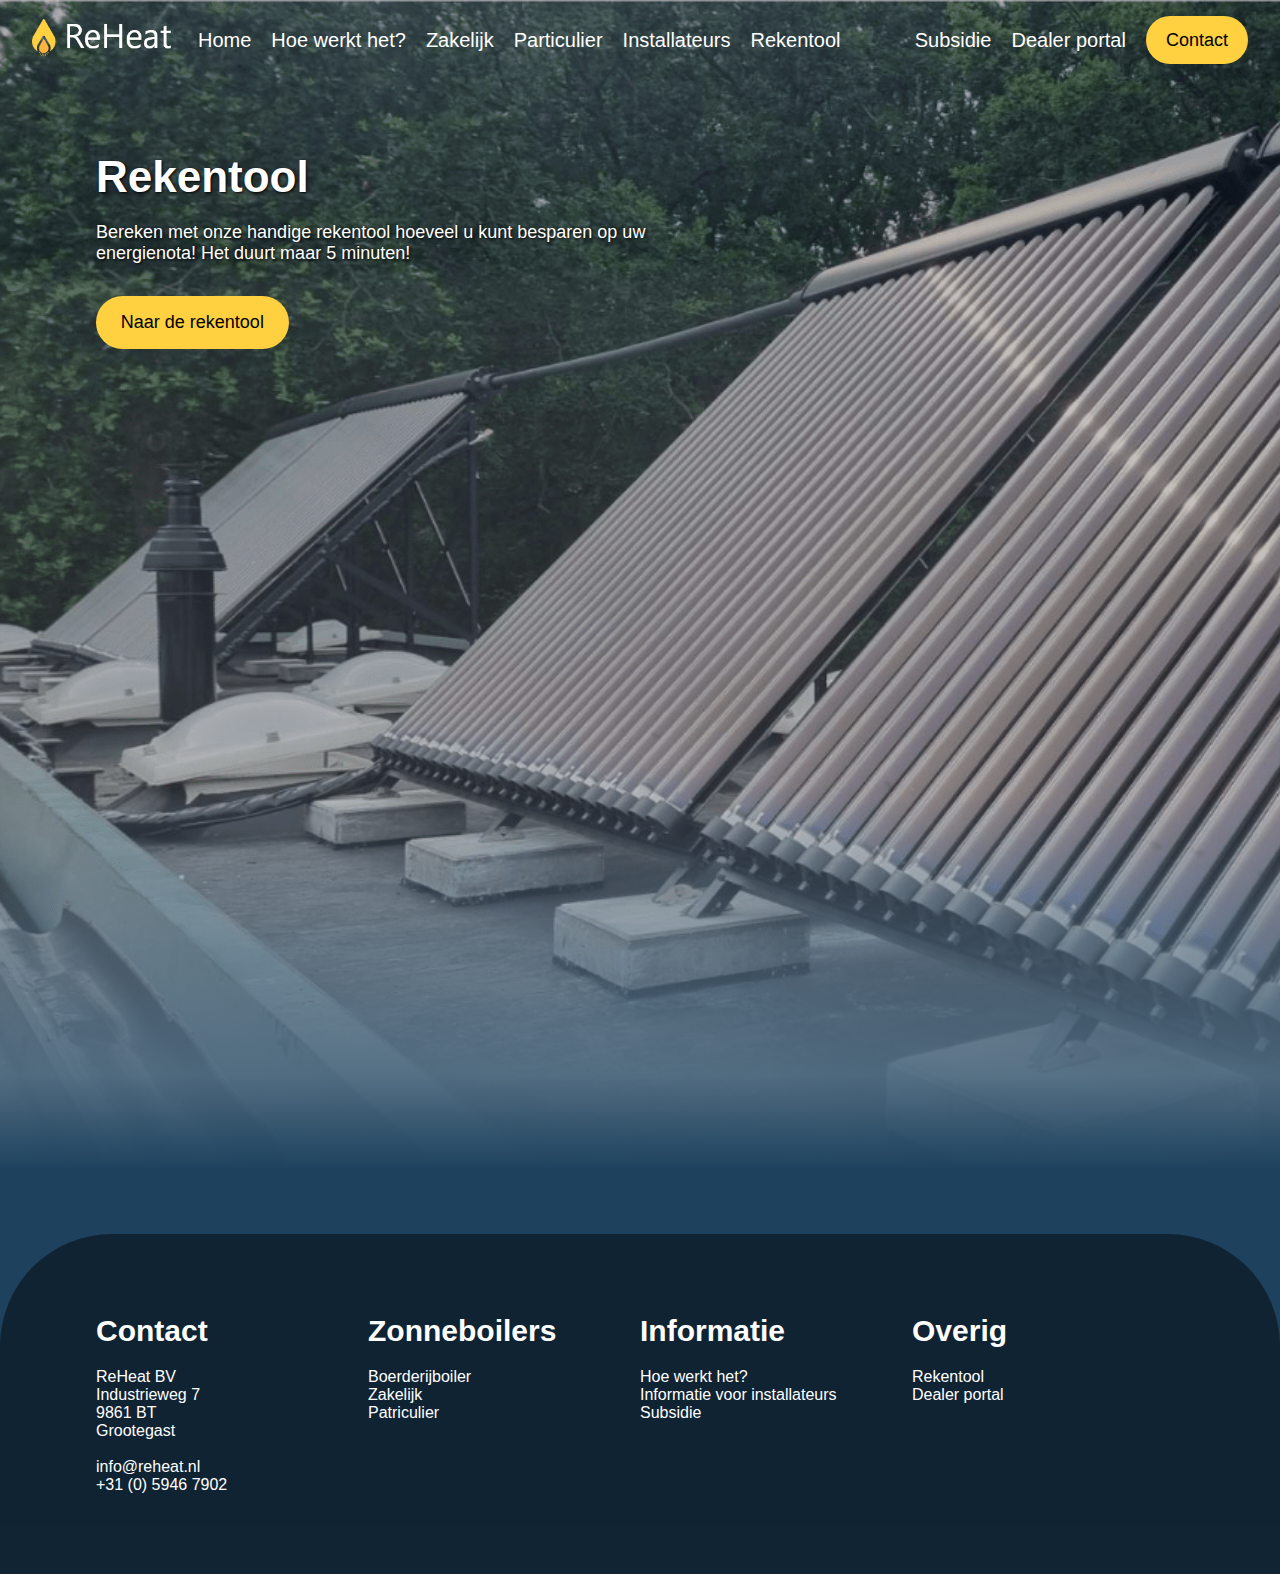
<file: rekentool.html>
<!DOCTYPE html>
<html lang="nl">
<head>
    <meta charset="UTF-8">
    <meta name="viewport" content="width=device-width, initial-scale=1.0">
    <title>Reheat</title>
    <link rel="stylesheet" href="scss/styles.css">
    <link rel="preconnect" href="https://fonts.googleapis.com">
    <link rel="preconnect" href="https://fonts.gstatic.com" crossorigin>
    <link rel="preconnect" href="https://fonts.googleapis.com">
    <link rel="preconnect" href="https://fonts.gstatic.com" crossorigin>
    <link rel="preconnect" href="https://fonts.googleapis.com/css2?family=Montserrat:ital,wght@0,100;0,300;0,400;0,500;0,600;0,700;0,800;1,100;1,300;1,400;1,500;1,600;1,700;1,800&display=swap" rel="stylesheet">
</head>
<body>
    <div class="hero hero--rekentool">
        <div class="container container--hero">
            <div class="hero__text">
                <h1>Rekentool</h1>
                <p>Bereken met onze handige rekentool hoeveel u kunt besparen op uw energienota! Het duurt maar 5 minuten!</p>
                <button class="button">
                    <a href="#">
                        Naar de rekentool
                    </a>
                </button>
            </div>
        </div>
    </div>
    <header class="header">
        <div class="header__logo">
            <picture>
                <img src="images/Logo.png" alt="">
            </picture>
        </div>
        <nav class="nav nav--left">
            <ul class="nav__items">
                <li class="nav__item">
                    <a href="index.html">Home</a>
                </li>
                <li class="nav__item">
                    <a href="hoe-het-werkt.html">Hoe werkt het?</a>
                </li>
                <li class="nav__item">
                    <a href="zakelijk.html">Zakelijk</a>
                </li>
                <li class="nav__item">
                    <a href="particulier.html">Particulier</a>
                </li>
                <li class="nav__item">
                    <a href="#">Installateurs</a>
                </li>
                <li class="nav__item">
                    <a href="rekentool.html">Rekentool</a>
                </li>
            </ul>
        </nav>
        <nav class="nav nav--right">
            <ul class="nav__items">
                <li class="nav__item">
                    <a href="subsidie.html">Subsidie</a>
                </li>
                <li class="nav__item">
                    <a href="#">Dealer portal</a>
                </li>
                <li class="nav__item">
                    <button class="button button--small">
                        <a href="contact.html">Contact</a>
                    </button>
                </li>
            </ul>
        </nav>
    </header>
    <footer>
        <div class="container">
            <div class="column">
                <h4>Contact</h4>
                <p> ReHeat BV
                    Industrieweg 7
                    9861 BT 
                    Grootegast
                    <br><br>    
                    info@reheat.nl
                    <br>
                    +31 (0) 5946 7902</p>
            </div>
            <div class="column">
                <h4>Zonneboilers</h4>
                <ul>
                    <li>
                        <a href="#">Boerderijboiler</a>
                    </li>
                    <li>
                        <a href="#">Zakelijk</a>
                    </li>
                    <li>
                        <a href="#">Patriculier</a>
                    </li>
                </ul>
            </div>
            <div class="column">
                <h4>Informatie</h4>
                <ul>
                    <li>
                        <a href="#">Hoe werkt het?</a>
                    </li>
                    <li>
                        <a href="#">Informatie voor installateurs</a>
                    </li>
                    <li>
                        <a href="#">Subsidie</a>
                    </li>
                </ul>
            </div>
            <div class="column">
                <h4>Overig</h4>
                <ul>
                    <li>
                        <a href="#">Rekentool</a>
                    </li>
                    <li>
                        <a href="#">Dealer portal</a>
                    </li>
                </ul>
            </div>
        </div>
    </footer>
</body>
</html>
</file>
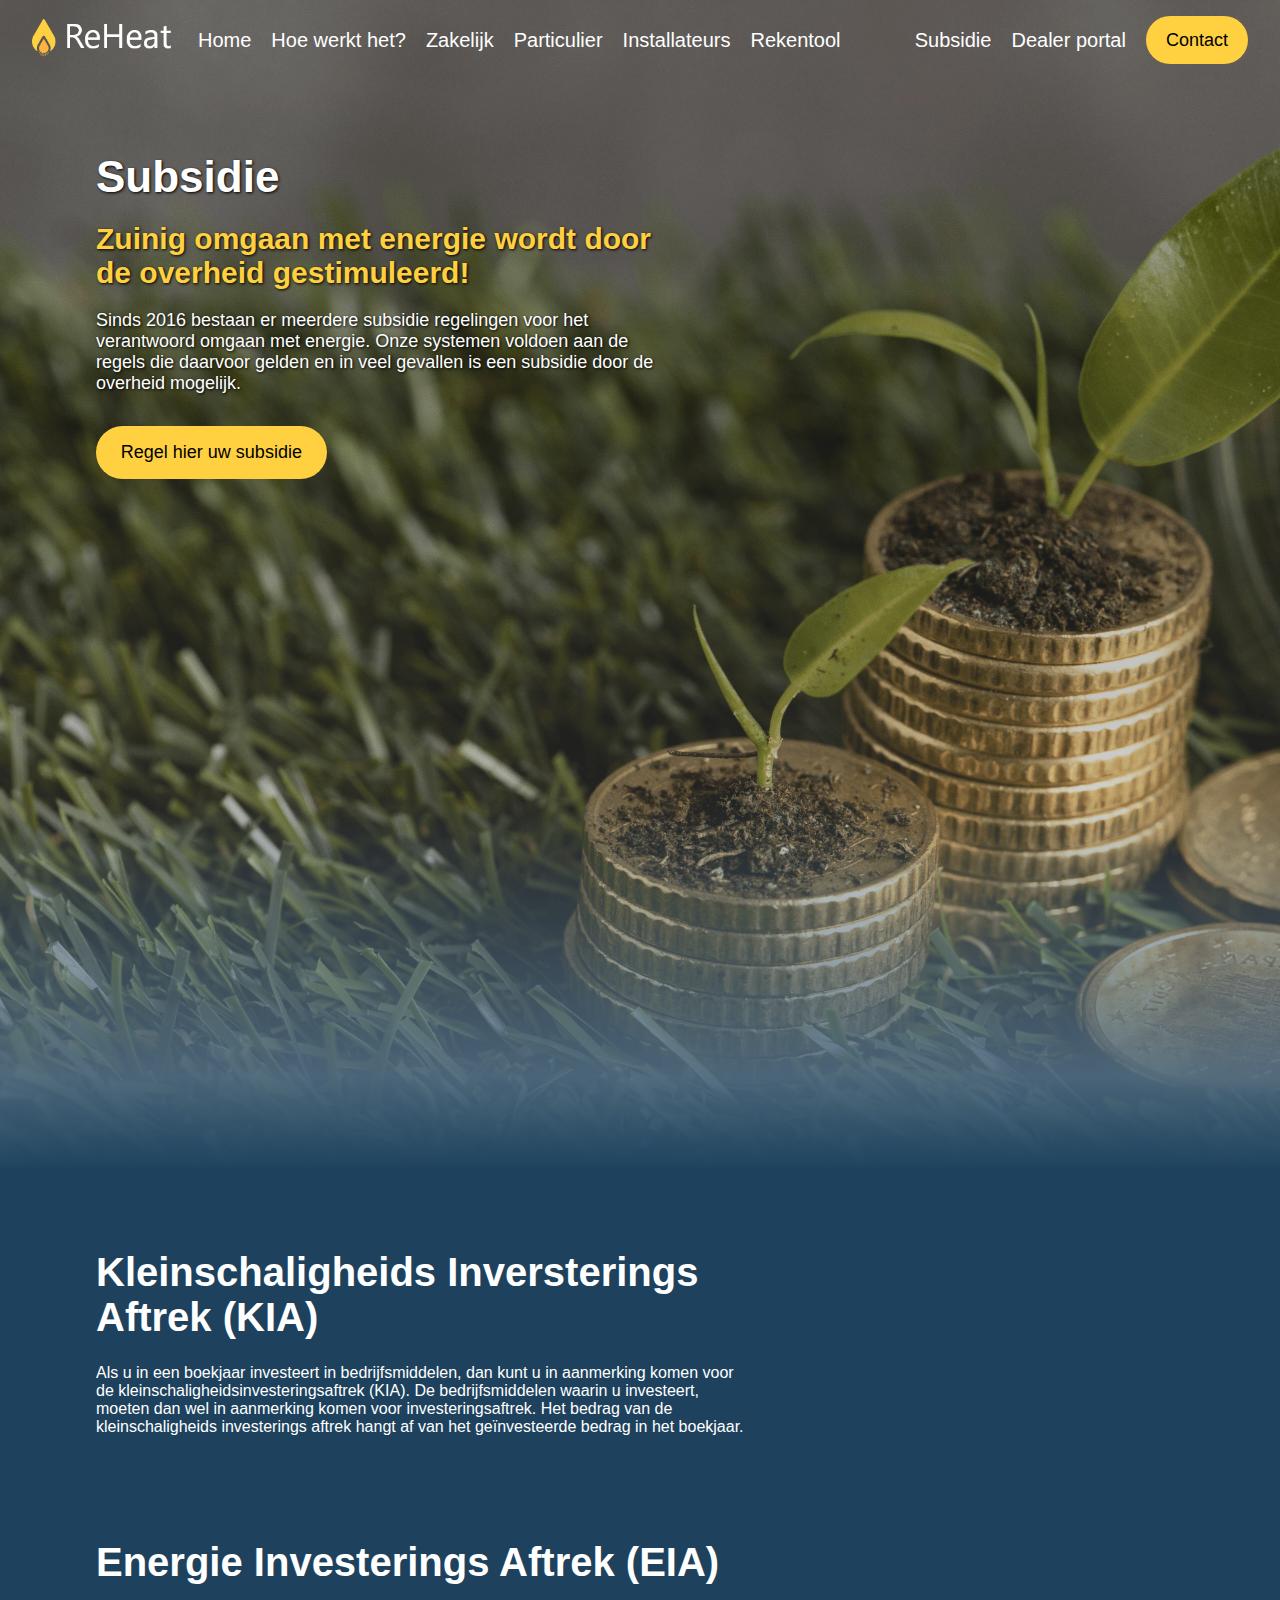
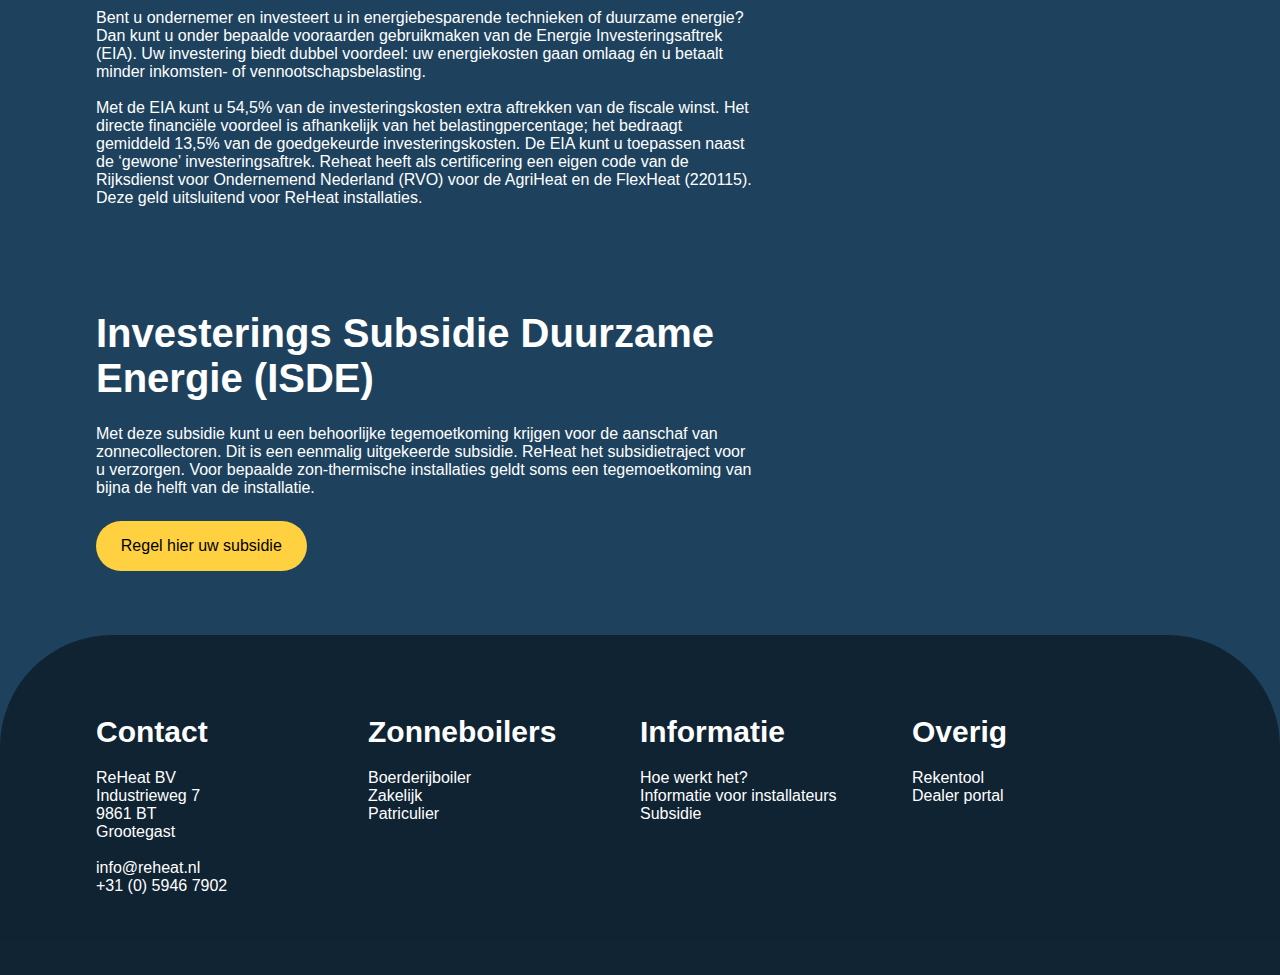
<file: subsidie.html>
<!DOCTYPE html>
<html lang="nl">
<head>
    <meta charset="UTF-8">
    <meta name="viewport" content="width=device-width, initial-scale=1.0">
    <title>Reheat</title>
    <link rel="stylesheet" href="scss/styles.css">
    <link rel="preconnect" href="https://fonts.googleapis.com">
    <link rel="preconnect" href="https://fonts.gstatic.com" crossorigin>
    <link rel="preconnect" href="https://fonts.googleapis.com">
    <link rel="preconnect" href="https://fonts.gstatic.com" crossorigin>
    <link rel="preconnect" href="https://fonts.googleapis.com/css2?family=Montserrat:ital,wght@0,100;0,300;0,400;0,500;0,600;0,700;0,800;1,100;1,300;1,400;1,500;1,600;1,700;1,800&display=swap" rel="stylesheet">
</head>
<body>
    <div class="hero hero--subsidy">
        <div class="container container--image">
            <div class="hero__text">
                <h1>Subsidie</h1>
                <h6 style="color: #FFD03F;">Zuinig omgaan met energie wordt door de overheid gestimuleerd!</h6>
                <p> Sinds 2016 bestaan er meerdere subsidie regelingen voor het verantwoord omgaan met energie. Onze systemen voldoen aan de regels die daarvoor gelden en in veel gevallen is een subsidie door de overheid mogelijk.</p>
                <button class="button">
                    <a href="#">
                        Regel hier uw subsidie
                    </a>
                </button>
            </div>
        </div>
    </div>
    <header class="header">
        <div class="header__logo">
            <picture>
                <img src="images/Logo.png" alt="">
            </picture>
        </div>
        <nav class="nav nav--left">
            <ul class="nav__items">
                <li class="nav__item">
                    <a href="index.html">Home</a>
                </li>
                <li class="nav__item">
                    <a href="hoe-het-werkt.html">Hoe werkt het?</a>
                </li>
                <li class="nav__item">
                    <a href="zakelijk.html">Zakelijk</a>
                </li>
                <li class="nav__item">
                    <a href="particulier.html">Particulier</a>
                </li>
                <li class="nav__item">
                    <a href="#">Installateurs</a>
                </li>
                <li class="nav__item">
                    <a href="rekentool.html">Rekentool</a>
                </li>
            </ul>
        </nav>
        <nav class="nav nav--right">
            <ul class="nav__items">
                <li class="nav__item">
                    <a href="subsidie.html">Subsidie</a>
                </li>
                <li class="nav__item">
                    <a href="#">Dealer portal</a>
                </li>
                <li class="nav__item">
                    <button class="button button--small">
                        <a href="contact.html">Contact</a>
                    </button>
                </li>
            </ul>
        </nav>
    </header>
    <section>
        <div class="container container--section">
            <h2>Kleinschaligheids Inversterings Aftrek (KIA)</h2>
            <p>Als u in een boekjaar investeert in bedrijfsmiddelen, dan kunt u in aanmerking komen voor de kleinschaligheidsinvesteringsaftrek (KIA). De bedrijfsmiddelen waarin u investeert, moeten dan wel in aanmerking komen voor investeringsaftrek. Het bedrag van de kleinschaligheids investerings aftrek hangt af van het geïnvesteerde bedrag in het boekjaar.</p>
        </div>
    </section>
    <section>
        <div class="container container--section">
            <h2>Energie Investerings Aftrek (EIA)</h2>
            <p>Bent u ondernemer en investeert u in energiebesparende technieken of duurzame energie? Dan kunt u onder bepaalde vooraarden gebruikmaken van de Energie Investeringsaftrek (EIA). Uw investering biedt dubbel voordeel: uw energiekosten gaan omlaag én u betaalt minder inkomsten- of vennootschapsbelasting.
                <br><br>
                Met de EIA kunt u 54,5% van de investeringskosten extra aftrekken van de fiscale winst. Het directe financiële voordeel is afhankelijk van het belastingpercentage; het bedraagt gemiddeld 13,5% van de goedgekeurde investeringskosten. De EIA kunt u toepassen naast de ‘gewone’ investeringsaftrek. Reheat heeft als certificering een eigen code van de Rijksdienst voor Ondernemend Nederland (RVO) voor de AgriHeat en de FlexHeat (220115). Deze geld uitsluitend voor ReHeat installaties.</p>
        </div>
    </section>
    <section>
        <div class="container container--section">
            <h2>Investerings Subsidie Duurzame Energie (ISDE)</h2>
            <p>Met deze subsidie kunt u een behoorlijke tegemoetkoming krijgen voor de aanschaf van zonnecollectoren. Dit is een eenmalig uitgekeerde subsidie. ReHeat het subsidietraject voor u verzorgen. Voor bepaalde zon-thermische installaties geldt soms een tegemoetkoming van bijna de helft van de installatie.</p>
            <div class="button">
                Regel hier uw subsidie
            </div>
        </div>
    </section>
    <footer>
        <div class="container">
            <div class="column">
                <h4>Contact</h4>
                <p> ReHeat BV
                    Industrieweg 7
                    9861 BT 
                    Grootegast
                    <br><br>    
                    info@reheat.nl
                    <br>
                    +31 (0) 5946 7902</p>
            </div>
            <div class="column">
                <h4>Zonneboilers</h4>
                <ul>
                    <li>
                        <a href="#">Boerderijboiler</a>
                    </li>
                    <li>
                        <a href="#">Zakelijk</a>
                    </li>
                    <li>
                        <a href="#">Patriculier</a>
                    </li>
                </ul>
            </div>
            <div class="column">
                <h4>Informatie</h4>
                <ul>
                    <li>
                        <a href="#">Hoe werkt het?</a>
                    </li>
                    <li>
                        <a href="#">Informatie voor installateurs</a>
                    </li>
                    <li>
                        <a href="#">Subsidie</a>
                    </li>
                </ul>
            </div>
            <div class="column">
                <h4>Overig</h4>
                <ul>
                    <li>
                        <a href="#">Rekentool</a>
                    </li>
                    <li>
                        <a href="#">Dealer portal</a>
                    </li>
                </ul>
            </div>
        </div>
    </footer>
</body>
</html>
</file>
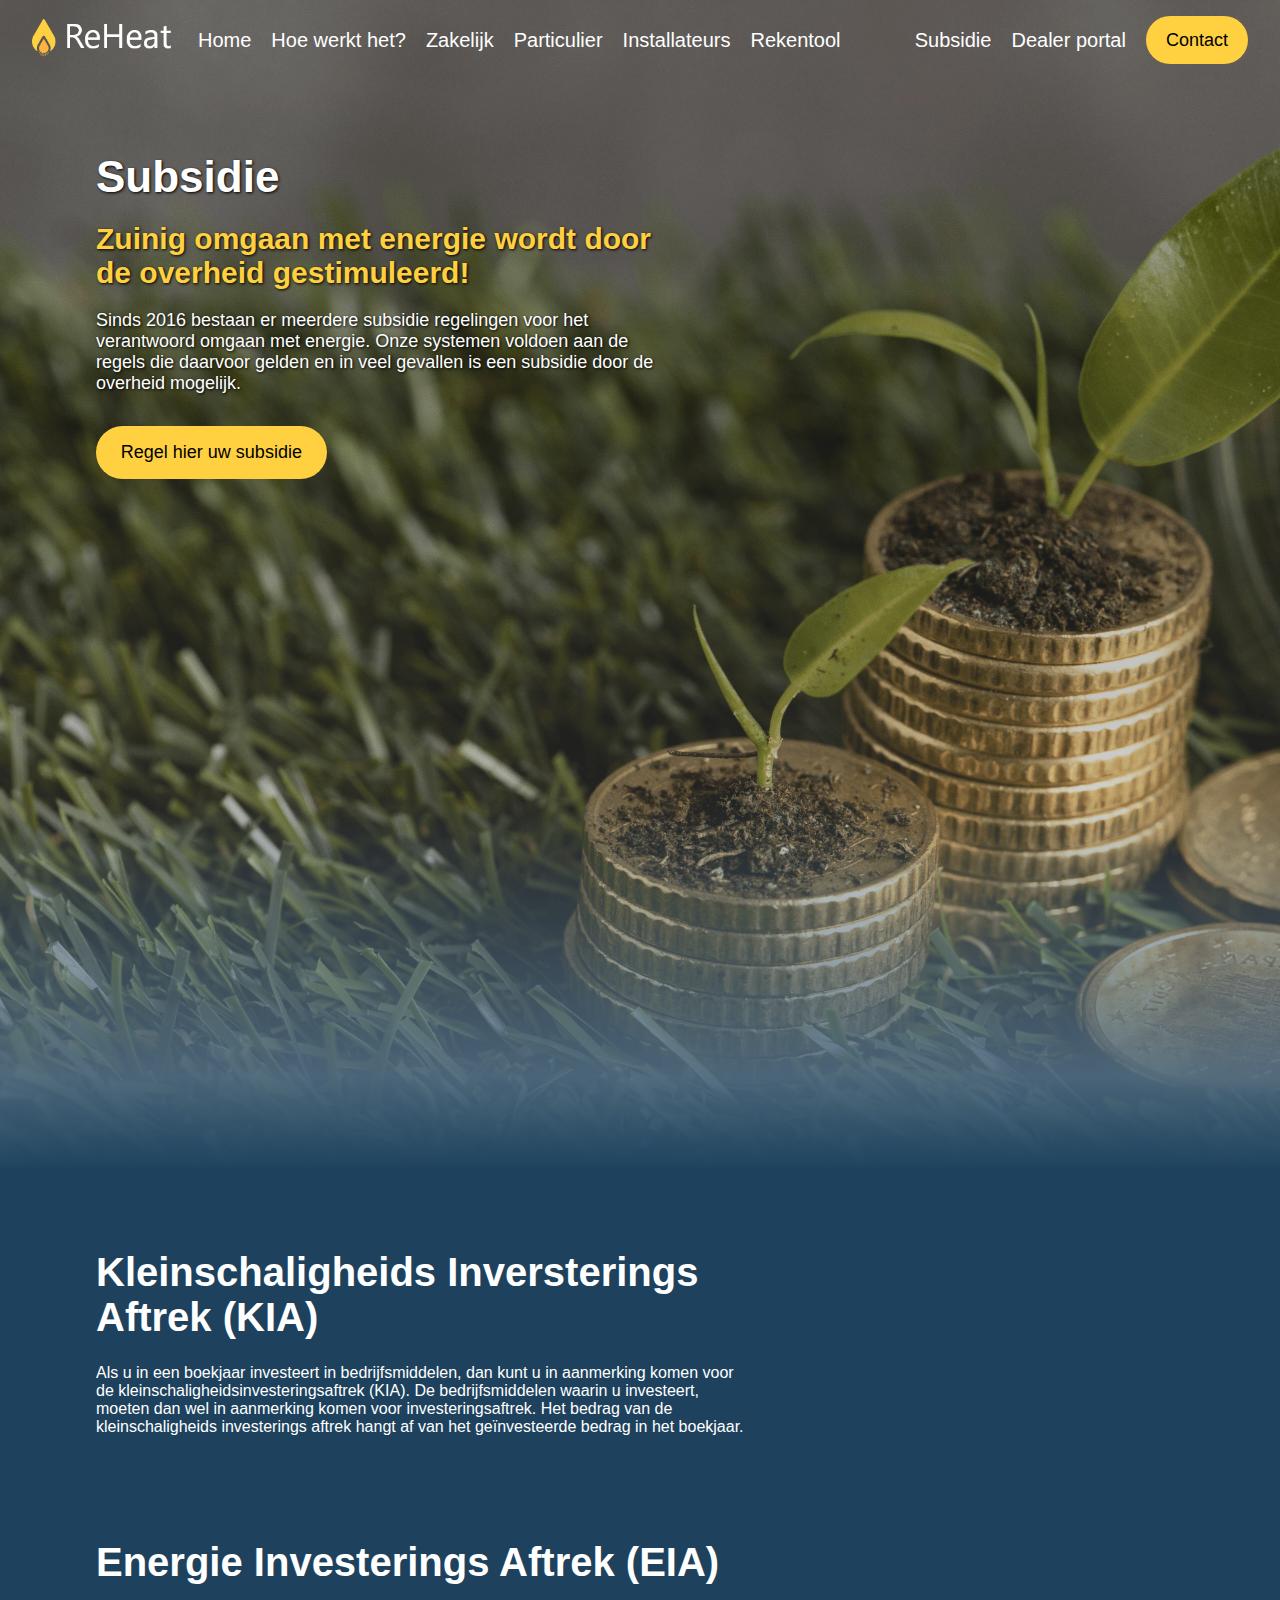
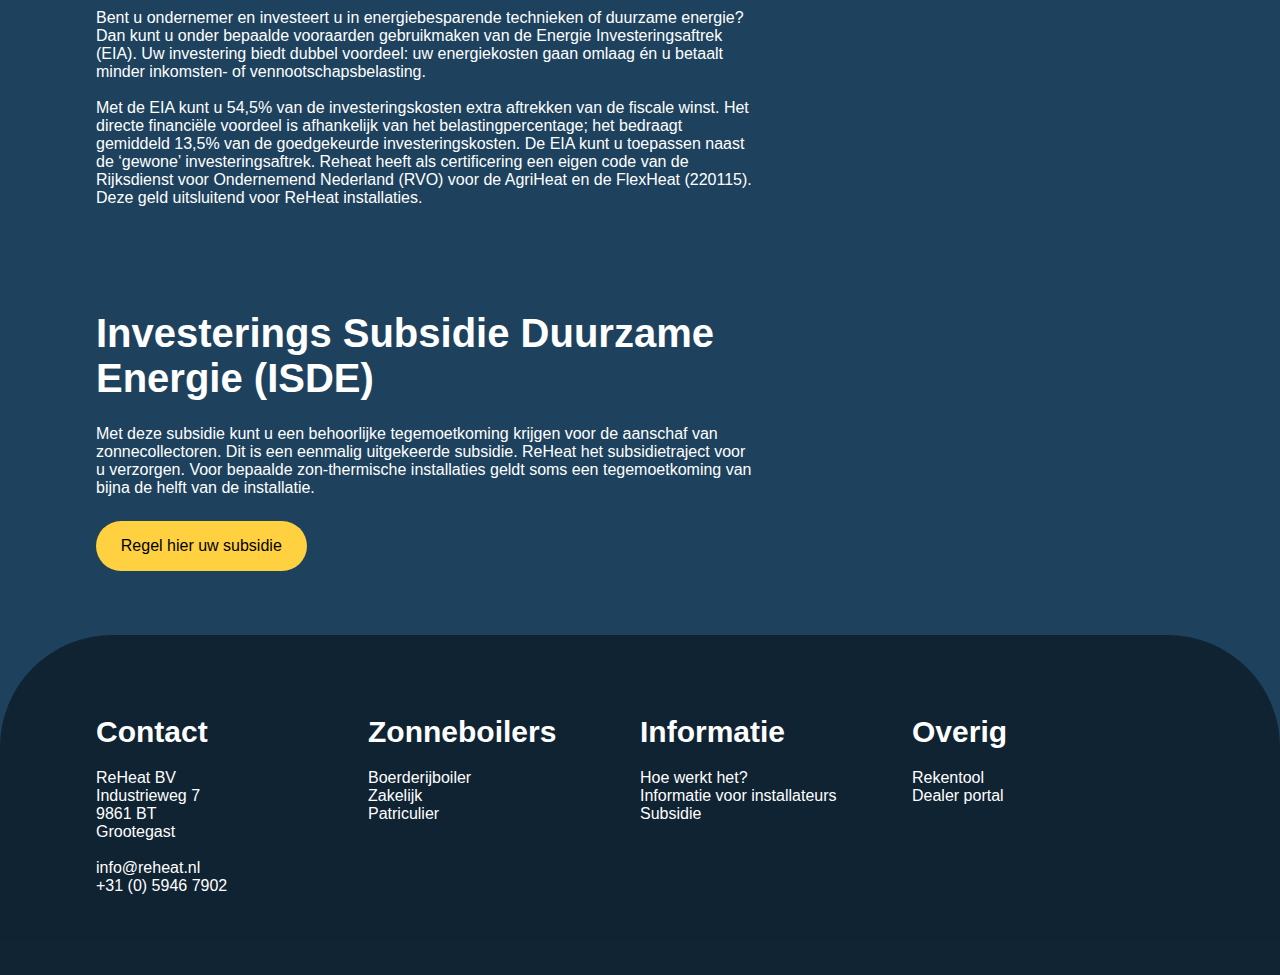
<file: subsidy.html>
<!DOCTYPE html>
<html lang="nl">
<head>
    <meta charset="UTF-8">
    <meta name="viewport" content="width=device-width, initial-scale=1.0">
    <title>Reheat</title>
    <link rel="stylesheet" href="scss/styles.css">
    <link rel="preconnect" href="https://fonts.googleapis.com">
    <link rel="preconnect" href="https://fonts.gstatic.com" crossorigin>
    <link rel="preconnect" href="https://fonts.googleapis.com">
    <link rel="preconnect" href="https://fonts.gstatic.com" crossorigin>
    <link rel="preconnect" href="https://fonts.googleapis.com/css2?family=Montserrat:ital,wght@0,100;0,300;0,400;0,500;0,600;0,700;0,800;1,100;1,300;1,400;1,500;1,600;1,700;1,800&display=swap" rel="stylesheet">
</head>
<body>
    <div class="hero hero--subsidy">
        <div class="container container--image">
            <div class="hero__text">
                <h1>Subsidie</h1>
                <h6 style="color: #FFD03F;">Zuinig omgaan met energie wordt door de overheid gestimuleerd!</h6>
                <p> Sinds 2016 bestaan er meerdere subsidie regelingen voor het verantwoord omgaan met energie. Onze systemen voldoen aan de regels die daarvoor gelden en in veel gevallen is een subsidie door de overheid mogelijk.</p>
                <button class="button">
                    <a href="#">
                        Regel hier uw subsidie
                    </a>
                </button>
            </div>
        </div>
    </div>
    <header class="header">
        <div class="header__logo">
            <picture>
                <img src="images/Logo.png" alt="">
            </picture>
        </div>
        <nav class="nav nav--left">
            <ul class="nav__items">
                <li class="nav__item">
                    <a href="#">Home</a>
                </li>
                <li class="nav__item">
                    <a href="#">Hoe werkt het?</a>
                </li>
                <li class="nav__item">
                    <a href="#">Zakelijk</a>
                </li>
                <li class="nav__item">
                    <a href="#">Particulier</a>
                </li>
                <li class="nav__item">
                    <a href="#">Installateurs</a>
                </li>
                <li class="nav__item">
                    <a href="#">Rekentool</a>
                </li>
            </ul>
        </nav>
        <nav class="nav nav--right">
            <ul class="nav__items">
                <li class="nav__item">
                    <a href="#">Subsidie</a>
                </li>
                <li class="nav__item">
                    <a href="#">Dealer portal</a>
                </li>
                <li class="nav__item">
                    <button class="button button--small">
                        <a href="#">Contact</a>
                    </button>
                </li>
            </ul>
        </nav>
    </header>
    <section>
        <div class="container container--section">
            <h2>Kleinschaligheids Inversterings Aftrek (KIA)</h2>
            <p>Als u in een boekjaar investeert in bedrijfsmiddelen, dan kunt u in aanmerking komen voor de kleinschaligheidsinvesteringsaftrek (KIA). De bedrijfsmiddelen waarin u investeert, moeten dan wel in aanmerking komen voor investeringsaftrek. Het bedrag van de kleinschaligheids investerings aftrek hangt af van het geïnvesteerde bedrag in het boekjaar.</p>
        </div>
    </section>
    <section>
        <div class="container container--section">
            <h2>Energie Investerings Aftrek (EIA)</h2>
            <p>Bent u ondernemer en investeert u in energiebesparende technieken of duurzame energie? Dan kunt u onder bepaalde vooraarden gebruikmaken van de Energie Investeringsaftrek (EIA). Uw investering biedt dubbel voordeel: uw energiekosten gaan omlaag én u betaalt minder inkomsten- of vennootschapsbelasting.
                <br><br>
                Met de EIA kunt u 54,5% van de investeringskosten extra aftrekken van de fiscale winst. Het directe financiële voordeel is afhankelijk van het belastingpercentage; het bedraagt gemiddeld 13,5% van de goedgekeurde investeringskosten. De EIA kunt u toepassen naast de ‘gewone’ investeringsaftrek. Reheat heeft als certificering een eigen code van de Rijksdienst voor Ondernemend Nederland (RVO) voor de AgriHeat en de FlexHeat (220115). Deze geld uitsluitend voor ReHeat installaties.</p>
        </div>
    </section>
    <section>
        <div class="container container--section">
            <h2>Investerings Subsidie Duurzame Energie (ISDE)</h2>
            <p>Met deze subsidie kunt u een behoorlijke tegemoetkoming krijgen voor de aanschaf van zonnecollectoren. Dit is een eenmalig uitgekeerde subsidie. ReHeat het subsidietraject voor u verzorgen. Voor bepaalde zon-thermische installaties geldt soms een tegemoetkoming van bijna de helft van de installatie.</p>
            <div class="button">
                Regel hier uw subsidie
            </div>
        </div>
    </section>
    <footer>
        <div class="container">
            <div class="column">
                <h4>Contact</h4>
                <p> ReHeat BV
                    Industrieweg 7
                    9861 BT 
                    Grootegast
                    <br><br>    
                    info@reheat.nl
                    <br>
                    +31 (0) 5946 7902</p>
            </div>
            <div class="column">
                <h4>Zonneboilers</h4>
                <ul>
                    <li>
                        <a href="#">Boerderijboiler</a>
                    </li>
                    <li>
                        <a href="#">Zakelijk</a>
                    </li>
                    <li>
                        <a href="#">Patriculier</a>
                    </li>
                </ul>
            </div>
            <div class="column">
                <h4>Informatie</h4>
                <ul>
                    <li>
                        <a href="#">Hoe werkt het?</a>
                    </li>
                    <li>
                        <a href="#">Informatie voor installateurs</a>
                    </li>
                    <li>
                        <a href="#">Subsidie</a>
                    </li>
                </ul>
            </div>
            <div class="column">
                <h4>Overig</h4>
                <ul>
                    <li>
                        <a href="#">Rekentool</a>
                    </li>
                    <li>
                        <a href="#">Dealer portal</a>
                    </li>
                </ul>
            </div>
        </div>
    </footer>
</body>
</html>
</file>
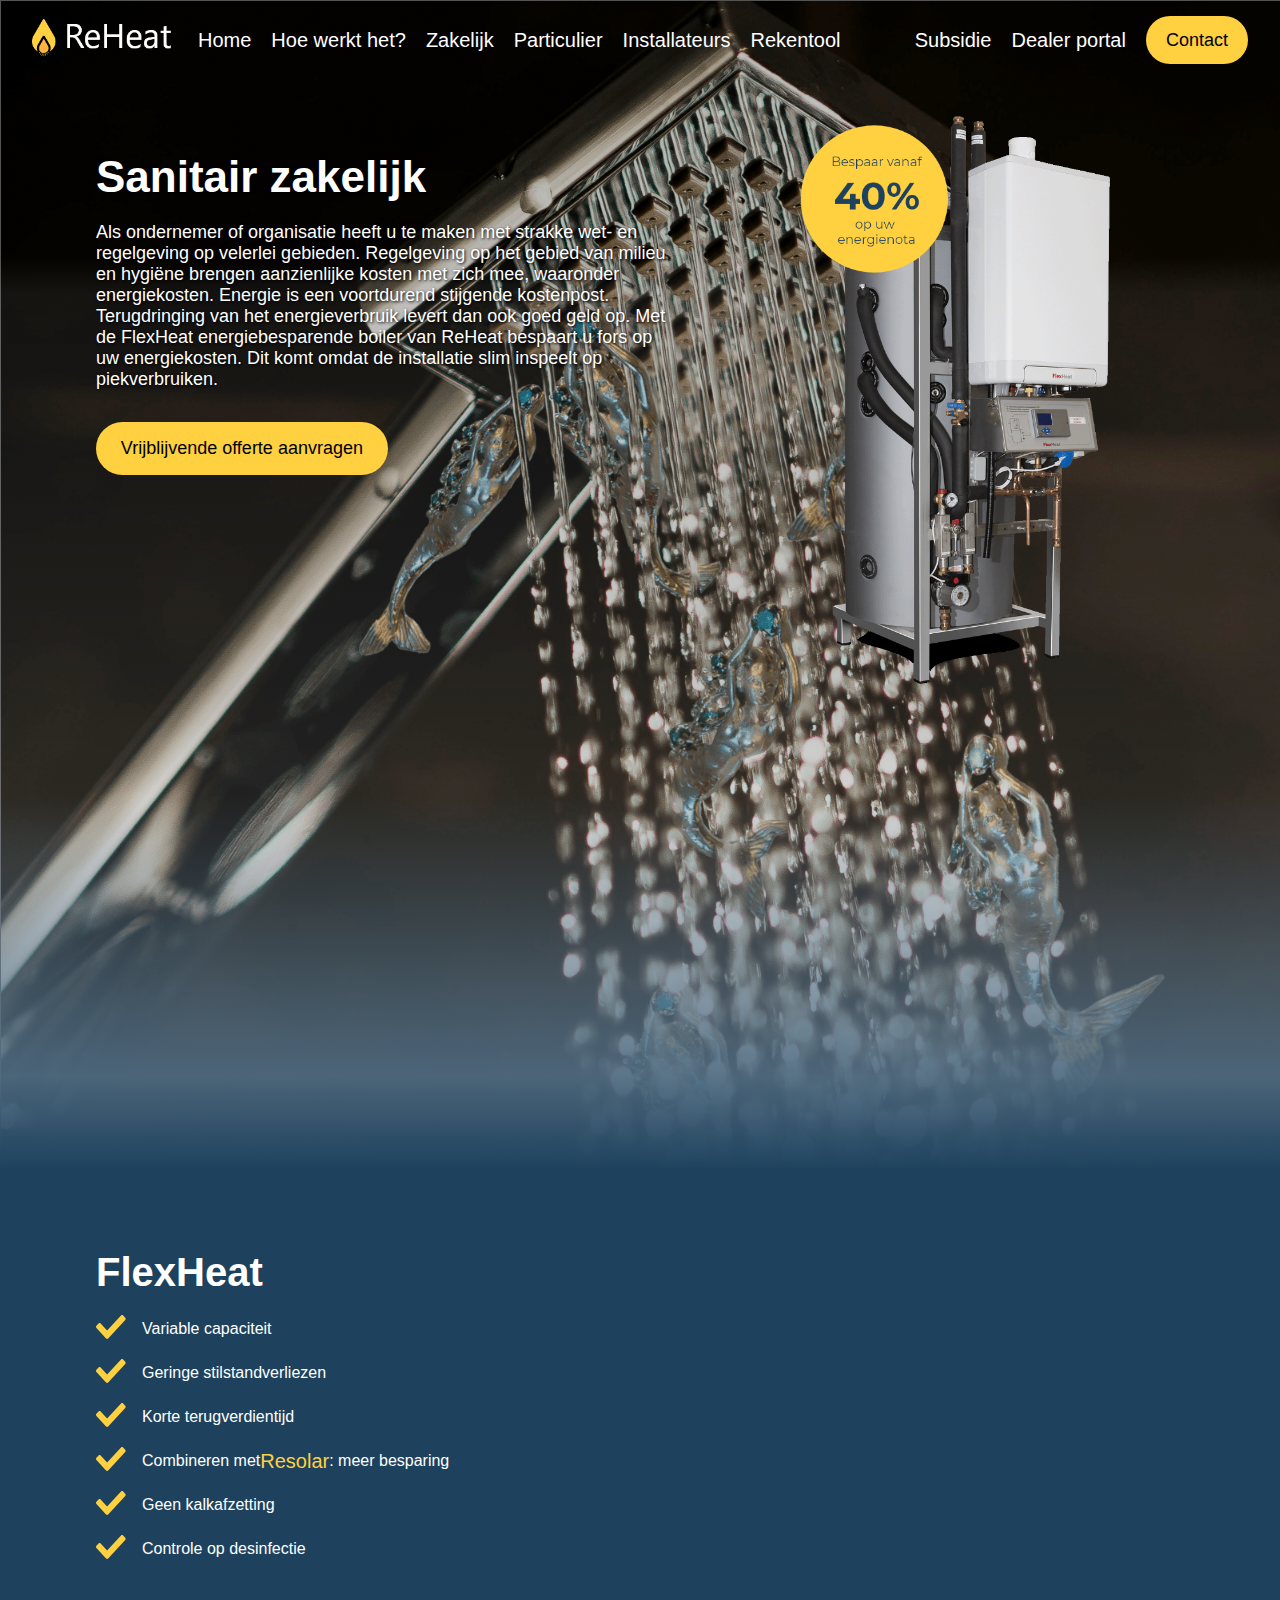
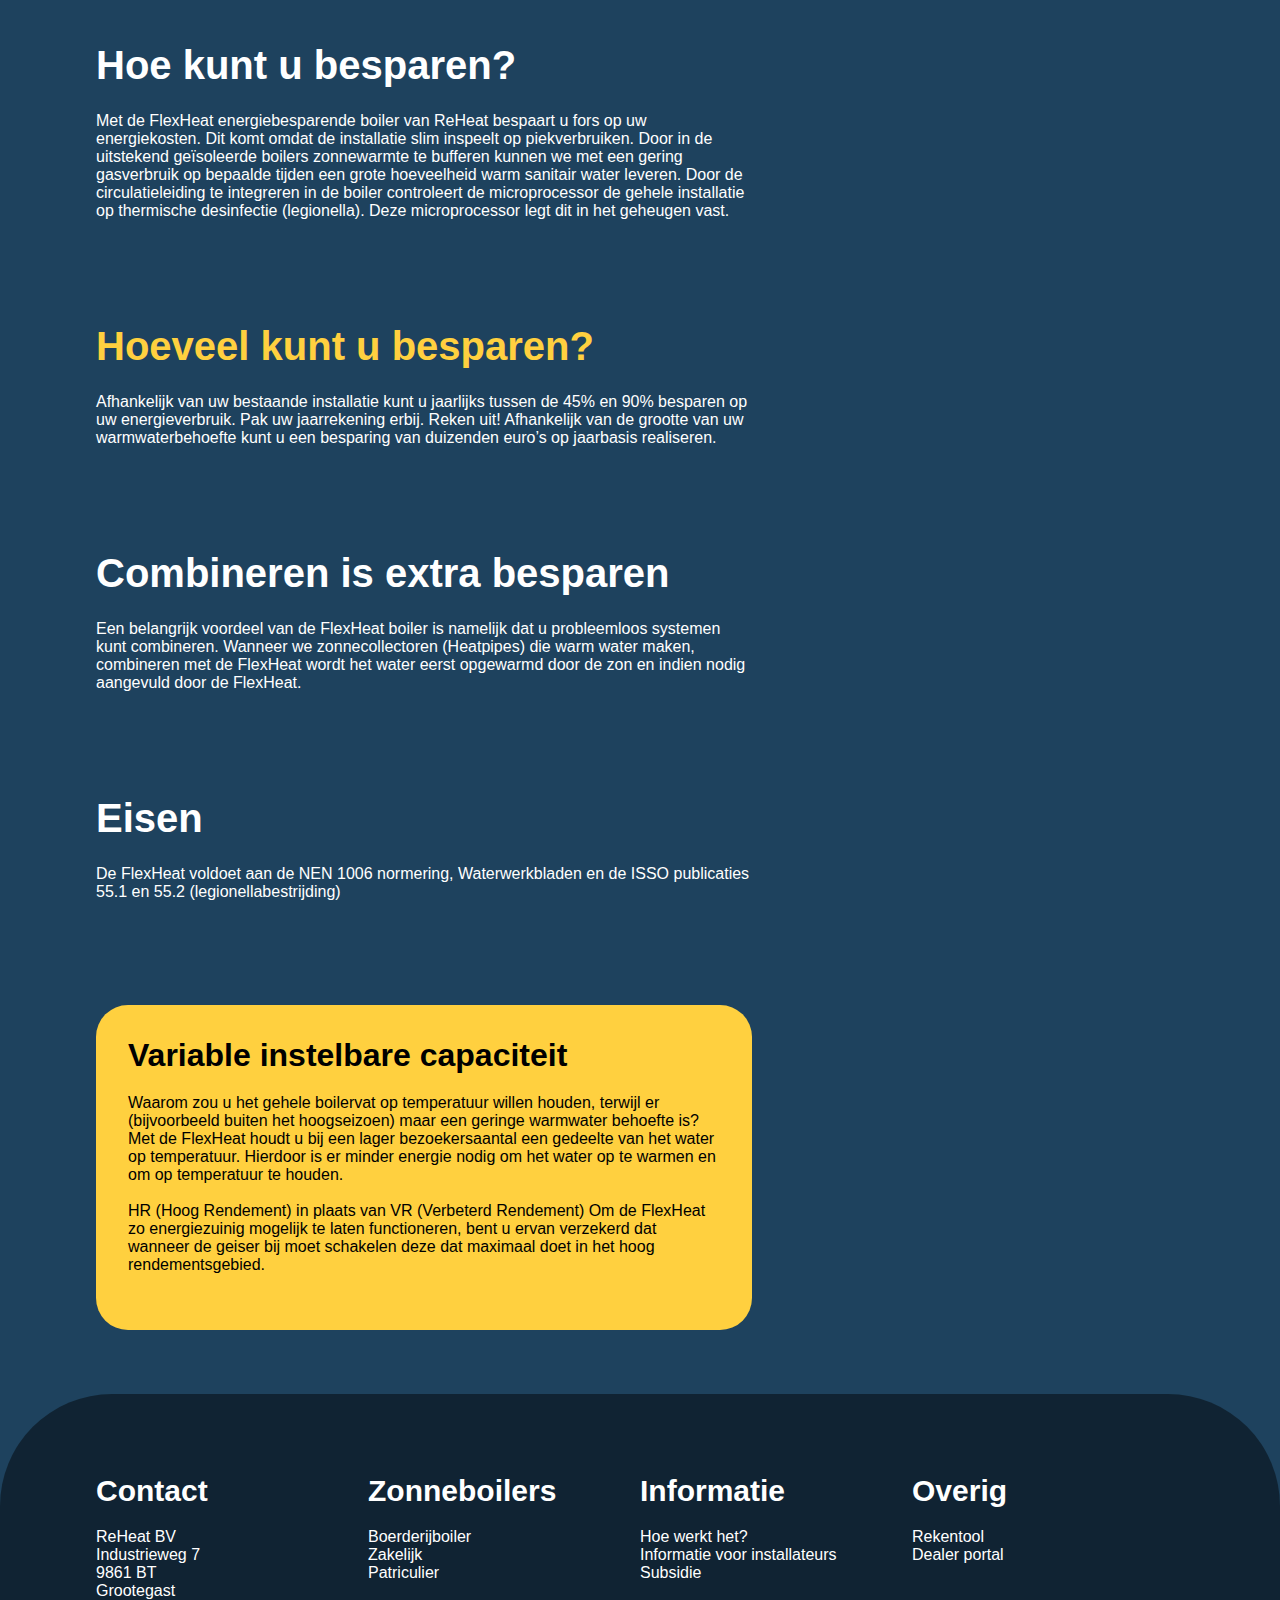
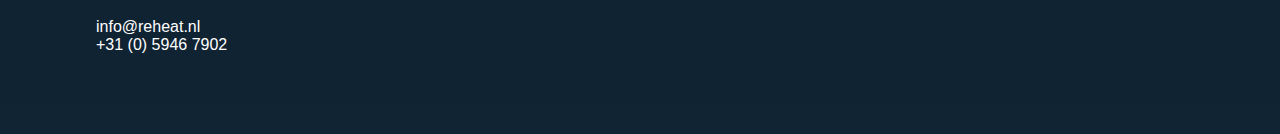
<file: zakelijk.html>
<!DOCTYPE html>
<html lang="nl">
<head>
    <meta charset="UTF-8">
    <meta name="viewport" content="width=device-width, initial-scale=1.0">
    <title>Reheat</title>
    <link rel="stylesheet" href="scss/styles.css">
    <link rel="preconnect" href="https://fonts.googleapis.com">
    <link rel="preconnect" href="https://fonts.gstatic.com" crossorigin>
    <link rel="preconnect" href="https://fonts.googleapis.com">
    <link rel="preconnect" href="https://fonts.gstatic.com" crossorigin>
    <link rel="preconnect" href="https://fonts.googleapis.com/css2?family=Montserrat:ital,wght@0,100;0,300;0,400;0,500;0,600;0,700;0,800;1,100;1,300;1,400;1,500;1,600;1,700;1,800&display=swap" rel="stylesheet">
</head>
<body>
    <div class="hero hero--business">
        <div class="container container--image">
            <div class="hero__text">
                <h1>Sanitair zakelijk</h1>
                <p>Als ondernemer of organisatie heeft u te maken met strakke wet- en regelgeving op velerlei gebieden. Regelgeving op het gebied van milieu en hygiëne brengen aanzienlijke kosten met zich mee, waaronder energiekosten. Energie is een voortdurend stijgende kostenpost. Terugdringing van het energieverbruik levert dan ook goed geld op. Met de FlexHeat energiebesparende boiler van ReHeat bespaart u fors op uw energiekosten. Dit komt omdat de installatie slim inspeelt op piekverbruiken. </p>
                <button class="button">
                    <a href="#">
                        Vrijblijvende offerte aanvragen
                    </a>
                </button>
            </div>
            <div class="hero__image">
                <picture>
                    <img src="images/Group 25.png" alt="">
                </picture>
            </div>
        </div>
    </div>
    <header class="header">
        <div class="header__logo">
            <picture>
                <img src="images/Logo.png" alt="">
            </picture>
        </div>
        <nav class="nav nav--left">
            <ul class="nav__items">
                <li class="nav__item">
                    <a href="index.html">Home</a>
                </li>
                <li class="nav__item">
                    <a href="hoe-het-werkt.html">Hoe werkt het?</a>
                </li>
                <li class="nav__item">
                    <a href="zakelijk.html">Zakelijk</a>
                </li>
                <li class="nav__item">
                    <a href="particulier.html">Particulier</a>
                </li>
                <li class="nav__item">
                    <a href="#">Installateurs</a>
                </li>
                <li class="nav__item">
                    <a href="rekentool.html">Rekentool</a>
                </li>
            </ul>
        </nav>
        <nav class="nav nav--right">
            <ul class="nav__items">
                <li class="nav__item">
                    <a href="subsidie.html">Subsidie</a>
                </li>
                <li class="nav__item">
                    <a href="#">Dealer portal</a>
                </li>
                <li class="nav__item">
                    <button class="button button--small">
                        <a href="contact.html">Contact</a>
                    </button>
                </li>
            </ul>
        </nav>
    </header>
    <div class="checklist">
        <div class="container container--checklist">
            <h2 class="checklist__heading">
                FlexHeat
            </h2>
            <ul class="checklist_items">
                <li class="checklist__item li--vertical">
                    Variable capaciteit
                </li>
                <li class="checklist__item li--vertical">
                    Geringe stilstandverliezen
                </li>
                <li class="checklist__item li--vertical">
                    Korte terugverdientijd
                </li>
                <li class="checklist__item li--vertical">
                    Combineren met <span><a href="">Resolar</a></span>: meer besparing
                </li>
                <li class="checklist__item li--vertical">
                    Geen kalkafzetting
                </li>
                <li class="checklist__item li--vertical">
                    Controle op desinfectie
                </li>
            </ul>
        </div>
    </div>
    <section>
        <div class="container container--section">
            <h2>Hoe kunt u besparen?</h2>
            <p>Met de FlexHeat energiebesparende boiler van ReHeat bespaart u fors op uw energiekosten. Dit komt omdat de installatie slim inspeelt op piekverbruiken. Door in de uitstekend geïsoleerde boilers zonnewarmte te bufferen kunnen we met een gering gasverbruik op bepaalde tijden een grote hoeveelheid warm sanitair water leveren. Door de circulatieleiding te integreren in de boiler controleert de microprocessor de gehele installatie op thermische desinfectie (legionella). Deze microprocessor legt dit in het geheugen vast.</p>
        </div>
    </section>
    <section>
        <div class="container container--section">
            <h2 style="color: #FFD03F;">Hoeveel kunt u besparen?</h2>
            <p>Afhankelijk van uw bestaande installatie kunt u jaarlijks tussen de 45% en 90% besparen op uw energieverbruik. Pak uw jaarrekening erbij. Reken uit! Afhankelijk van de grootte van uw warmwaterbehoefte kunt u een besparing van duizenden euro’s op jaarbasis realiseren.</p>
        </div>
    </section>
    <section>
        <div class="container container--section">
            <h2>Combineren is extra besparen</h2>
            <p>Een belangrijk voordeel van de FlexHeat boiler is namelijk dat u probleemloos systemen kunt combineren. Wanneer we zonnecollectoren (Heatpipes) die warm water maken, combineren met de FlexHeat wordt het water eerst opgewarmd door de zon en indien nodig aangevuld door de FlexHeat.</p>
        </div>
    </section>
    <section>
        <div class="container container--section">
            <h2>Eisen</h2>
            <p>De FlexHeat voldoet aan de NEN 1006 normering, Waterwerkbladen en de ISSO publicaties 55.1 en 55.2 (legionellabestrijding)</p>
        </div>
    </section>
    <section>
        <div class="container container--section">
            <div class="textblock">
                <h3>Variable instelbare capaciteit</h3>
                <p>Waarom zou u het gehele boilervat op temperatuur willen houden, terwijl er (bijvoorbeeld buiten het hoogseizoen) maar een geringe warmwater behoefte is? Met de FlexHeat houdt u bij een lager bezoekersaantal een gedeelte van het water op temperatuur. Hierdoor is er minder energie nodig om het water op te warmen en om op temperatuur te houden.
                <br><br>
                HR (Hoog Rendement) in plaats van VR (Verbeterd Rendement) Om de FlexHeat zo energiezuinig mogelijk te laten functioneren, bent u ervan verzekerd dat wanneer de geiser bij moet schakelen deze dat maximaal doet in het hoog rendementsgebied.</p>
            </div>
        </div>
    </section>
    <footer>
        <div class="container">
            <div class="column">
                <h4>Contact</h4>
                <p> ReHeat BV
                    Industrieweg 7
                    9861 BT 
                    Grootegast
                    <br><br>    
                    info@reheat.nl
                    <br>
                    +31 (0) 5946 7902</p>
            </div>
            <div class="column">
                <h4>Zonneboilers</h4>
                <ul>
                    <li>
                        <a href="#">Boerderijboiler</a>
                    </li>
                    <li>
                        <a href="#">Zakelijk</a>
                    </li>
                    <li>
                        <a href="#">Patriculier</a>
                    </li>
                </ul>
            </div>
            <div class="column">
                <h4>Informatie</h4>
                <ul>
                    <li>
                        <a href="#">Hoe werkt het?</a>
                    </li>
                    <li>
                        <a href="#">Informatie voor installateurs</a>
                    </li>
                    <li>
                        <a href="#">Subsidie</a>
                    </li>
                </ul>
            </div>
            <div class="column">
                <h4>Overig</h4>
                <ul>
                    <li>
                        <a href="#">Rekentool</a>
                    </li>
                    <li>
                        <a href="#">Dealer portal</a>
                    </li>
                </ul>
            </div>
        </div>
    </footer>
</body>
</html>
</file>
<file: scss/styles.css>
*{font-family:'Montserrat', sans-serif;font-size:1rem;color:white;font-family:"Montserrat",sans-serif}.container{padding:2rem 1rem 0 1rem}@media (min-width: 480px){.container{padding:3rem 3rem 0 3rem}}@media (min-width: 800px){.container{padding:5rem 5rem 0 5rem}}@media (min-width: 1200px){.container{padding:5rem 6rem 0rem 6rem}}body{margin:0;background:#1E425E;max-width:100vw;overflow-x:hidden}h1,h2,h3,h4,h5,h6{font-family:"Montserrat",sans-serif;margin-top:0;margin-bottom:1.25rem;font-weight:bold}h1{font-size:2.25rem}@media (min-width: 800px){h1{font-size:2.75rem}}h2{font-size:2rem}@media (min-width: 800px){h2{font-size:2.5rem}}h3{font-size:1.875rem}@media (min-width: 800px){h3{font-size:2rem}}h4{font-size:1.75rem}@media (min-width: 800px){h4{font-size:1.875rem}}h5{font-size:1.75rem}@media (min-width: 800px){h5{font-size:1.875rem}}h6{font-size:1.75rem}@media (min-width: 800px){h6{font-size:1.875rem}}p{font-size:1rem;font-family:"Montserrat",sans-serif;font-weight:300}ul{list-style:none;padding-left:0;margin-bottom:0;margin-top:0}.li--vertical{margin-bottom:1rem}.li--vertical:last-child{margin-bottom:0}li{margin-bottom:0}a{text-decoration:none;font-weight:100}span a{color:#FFD03F}section .container{display:flex;flex-flow:column nowrap;padding-bottom:0;padding-right:33rem}section .container h2{margin-bottom:.5rem}section .container p{margin-bottom:1.5rem}section .container span{color:#FFD03F}.button{background:#FFD03F;padding:1rem 1.55rem;border-radius:999rem;width:fit-content;display:flex;flex-flow:row nowrap;align-items:center;transition:ease-in-out .2s;position:relative;color:black;border:none}.button:hover{background:#ffe600;cursor:pointer}.button--small{padding:.75rem 1.25rem;height:3rem}.button a{color:black;text-decoration:none;font-size:18px;font-weight:400}.button a:hover{text-decoration:none}.form{margin-top:2rem}.form__item{display:flex;flex-flow:column nowrap;margin-bottom:1rem}.form__item label{margin-bottom:.5rem}.form__item input{max-width:24rem;background-repeat:999rem;background:#00000075;border:none;height:2.5rem;border-radius:999rem;padding-left:1rem}header{display:flex;flex-flow:row nowrap;align-items:center;padding:1rem 2rem;z-index:20;position:absolute;top:0;right:0;left:0}nav{display:flex;flex-flow:row nowrap;align-items:center}a{text-decoration:none;color:white;font-size:20px;font-weight:300}a:hover{text-decoration:underline}.nav__items{display:flex;align-items:center;flex-flow:row nowrap}.nav__item{margin-right:1.25rem}.nav__item:last-child{margin-right:0}.header__logo{margin-right:1rem}.header__logo img{max-width:150px}.nav--right{margin-left:auto}.hero{height:130vh;background-position:center;background-repeat:no-repeat;background-size:cover;position:relative;min-width:auto;z-index:-2}.hero__text{max-width:53%;color:white;margin-top:4.5rem;z-index:2;text-shadow:1px 1px 3px black}.hero__text p{margin-bottom:2rem;font-size:18px;font-weight:400}.hero:after{content:"";top:0;bottom:0;right:0;left:0;background:linear-gradient(0deg, rgba(255,255,255,0) 0%, rgba(0,0,0,0.25) 40%);z-index:-4;position:absolute}.hero:before{content:"";top:0;bottom:0rem;right:0;left:0;background:linear-gradient(180deg, rgba(255,255,255,0) 22%, rgba(255,255,255,0.0649509804) 25%, rgba(255,255,255,0.1293767507) 68%, rgba(79,107,129,0.9276960784) 92%, #1e425e 100%);z-index:-1;position:absolute}.hero--home{background:url(../images/hero.png)}.hero--business{background:url(../images/ginger-hendee-N8buV78yNBo-unsplash.png)}.hero--subsidy{background:url(../images/high-angle-two-stacks-coins-grass-with-jar-plants.png)}.hero--farm{background:url(../images/cows.png)}.hero--rekentool,.hero--contact{background:url(../images/rekentool-hero.png)}.hero--private{background:url(../images/cozy-composition-with-burning-candles-interior-room.png)}.hero__image img{max-width:325px;margin-top:2rem;margin-right:4rem}.container--image{display:flex;flex-flow:row nowrap;justify-content:space-between}.options__cards{display:flex;flex-flow:row nowrap;align-items:stretch;justify-content:space-between;margin-top:-16rem}.options__card{display:flex;flex-flow:column nowrap;justify-content:space-between;align-items:center;background:#00000075;padding:1rem 1.25rem;border-radius:32px;flex:1;margin:0rem .75rem}.options__card:first-child{margin-left:0}.options__card:last-child{margin-right:0}.options__card-heading{color:white;font-weight:bold;margin-bottom:1rem}.options__card-image{margin-bottom:.5rem}.options__card-image img{object-fit:contain;width:100%}.container--checklist{display:flex;flex-flow:column nowrap;justify-content:center;padding-bottom:0}.checklist__item{align-items:center;display:flex;flex-flow:row nowrap}.checklist__item:before{content:url(../images/Icon\ awesome-check.png);margin-right:1rem}.textblock{background:#FFD03F;width:fit-content;padding:2rem;border-radius:32px}.textblock h3{width:fit-content;color:black}.textblock p{color:black}footer .container{display:flex;flex-flow:row nowrap;justify-content:center;max-width:100%;background:#00000075;padding:5rem 6rem;margin-top:4rem;border-radius:7rem 7rem 0 0}.column{display:flex;flex-flow:column nowrap;flex:1}.column p{max-width:50%;margin:0}.column a{font-size:16px}.stories__images{display:flex;justify-content:space-between;align-items:center}.stories__image{max-width:100%;flex:1}.stories__image picture{display:flex;justify-content:center}.stories__image img{width:100%;max-width:55%;height:auto;display:block}.package__intro{max-width:60%;margin-bottom:2rem}.package__content{display:flex;flex-flow:row nowrap}.package__column{display:flex;flex-flow:column nowrap;justify-content:space-between}.package__column:first-child{margin-right:2.5rem}.package__column-heading{font-weight:bold;margin-bottom:1rem}.package__column-item{margin-bottom:1rem}.package__column-item svg{margin-right:.25rem}.package__column-item svg:last-child{margin-right:0}.package__notice{font-size:14px;margin-bottom:1rem}.package__specs a{color:#FFD03F;text-decoration:underline;font-size:16px}.variants__heading{margin-bottom:2.25rem}.variants__column{display:grid;padding-right:7rem}.variants__column-heading{margin-bottom:.5rem}.variants__column-text{margin-bottom:1.5rem}.variants__column:nth-child(1){margin-bottom:5rem}.variants__column:nth-child(2){margin-bottom:5rem}.variants__grid{display:grid;grid-template-columns:auto auto;grid-template-rows:auto auto}.checklist-image{display:flex;flex-flow:row nowrap;align-items:center}.side-image{margin-left:auto;margin-right:7rem}.side-image picture img{height:700px;margin-top:8rem}.video{margin-top:-35rem;margin-left:6rem}
/*# sourceMappingURL=styles.css.map */
</file>
